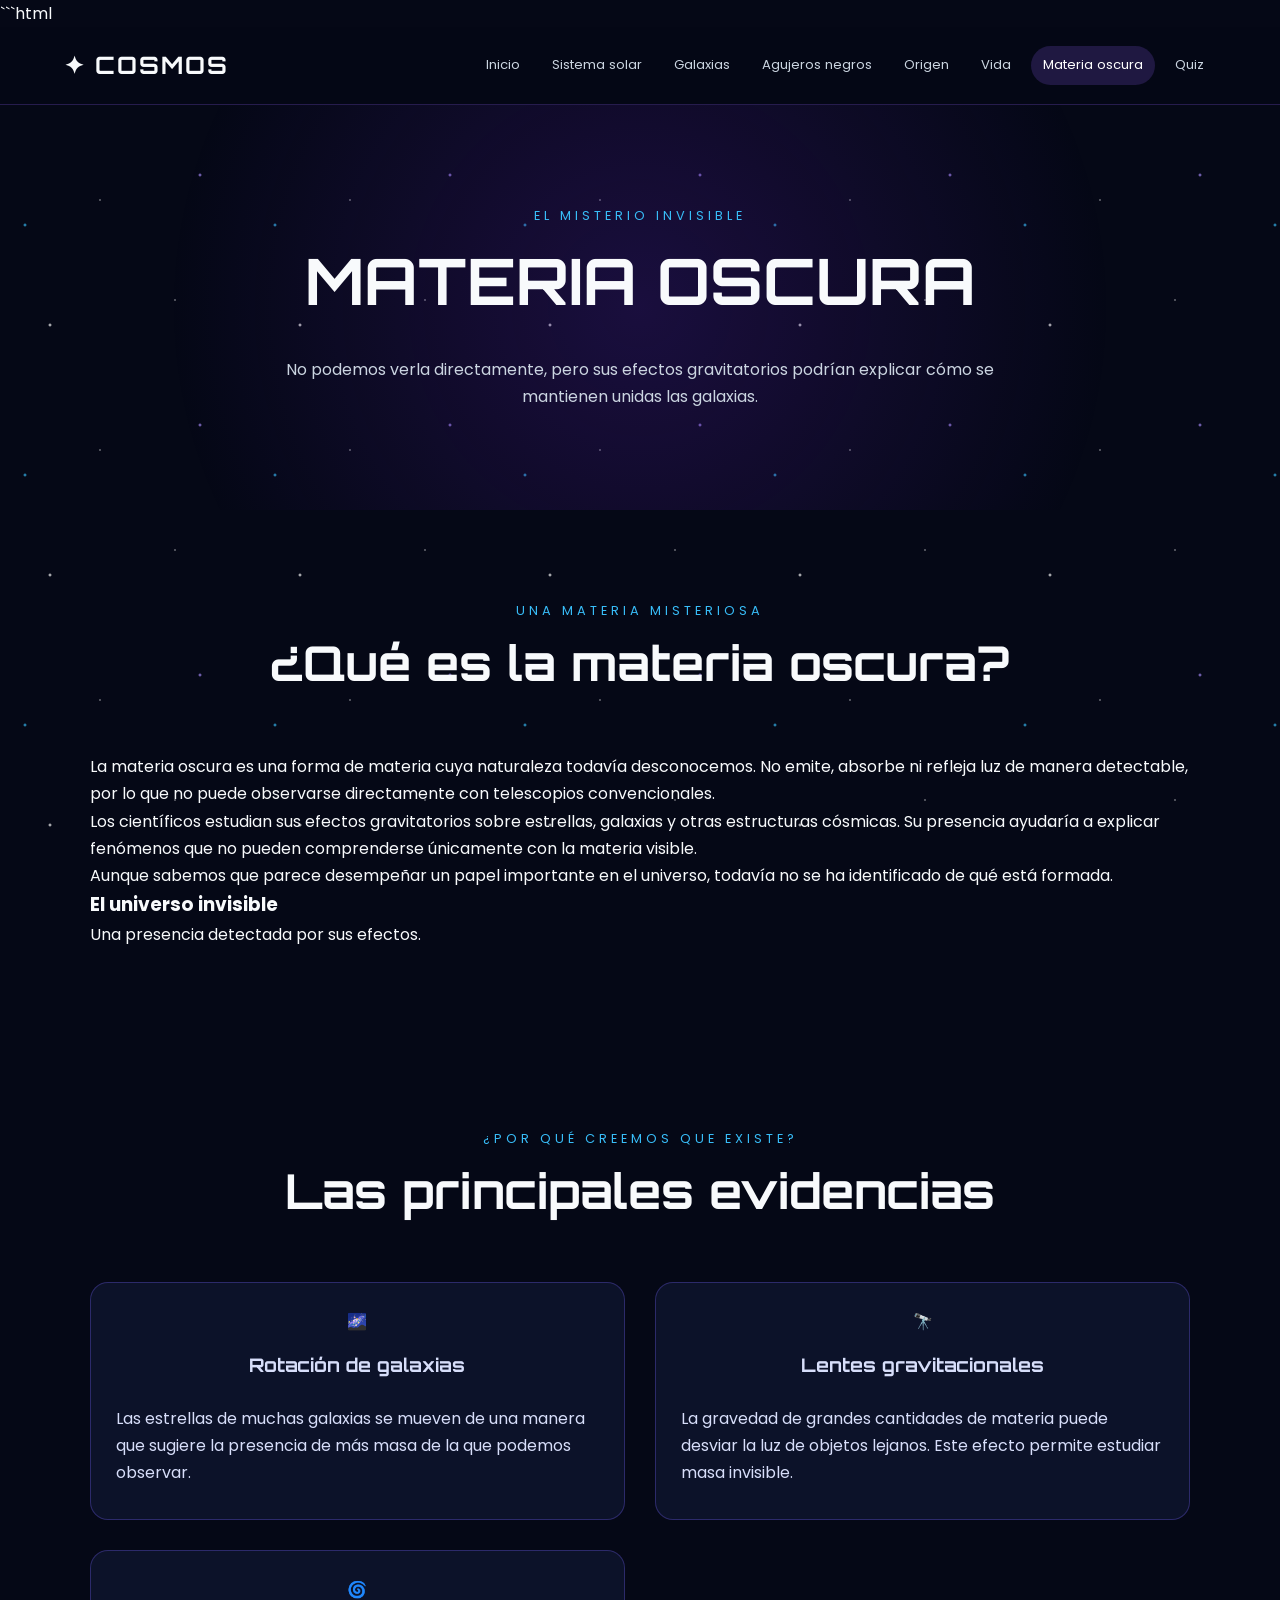
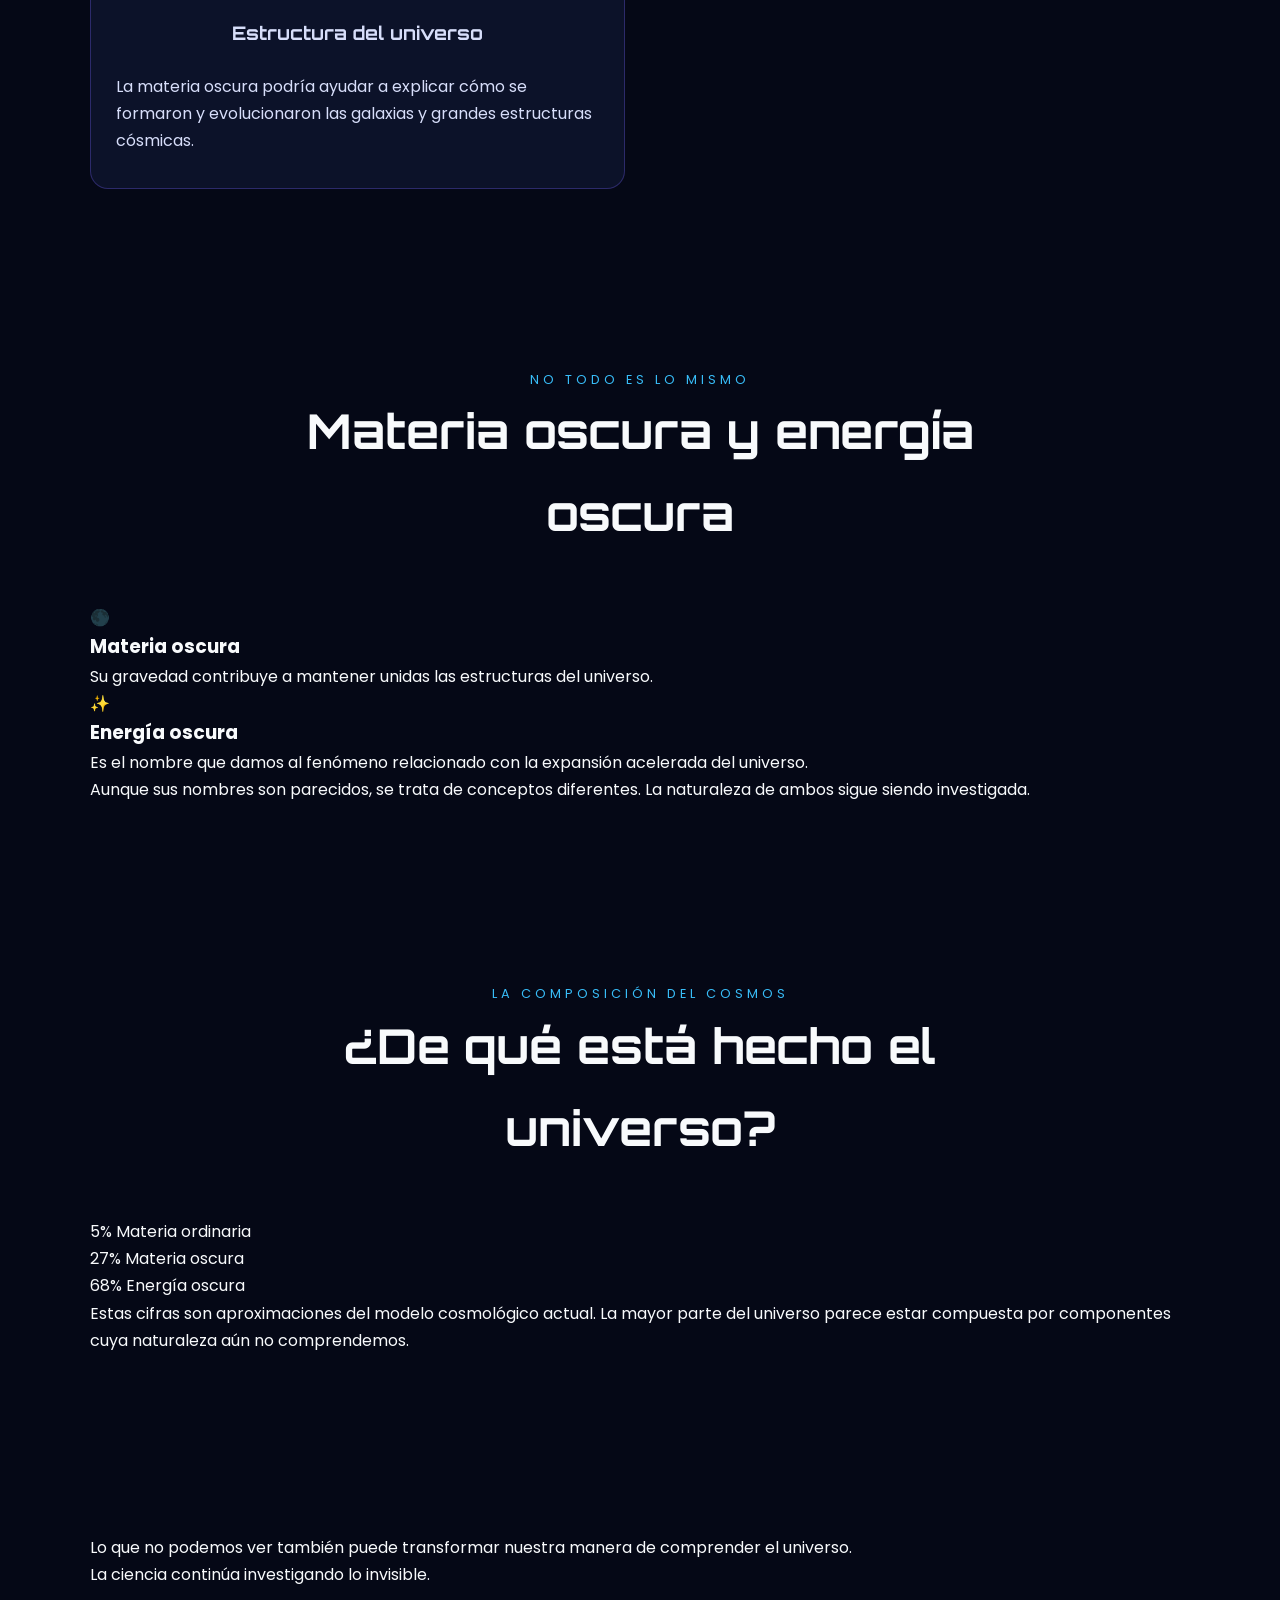
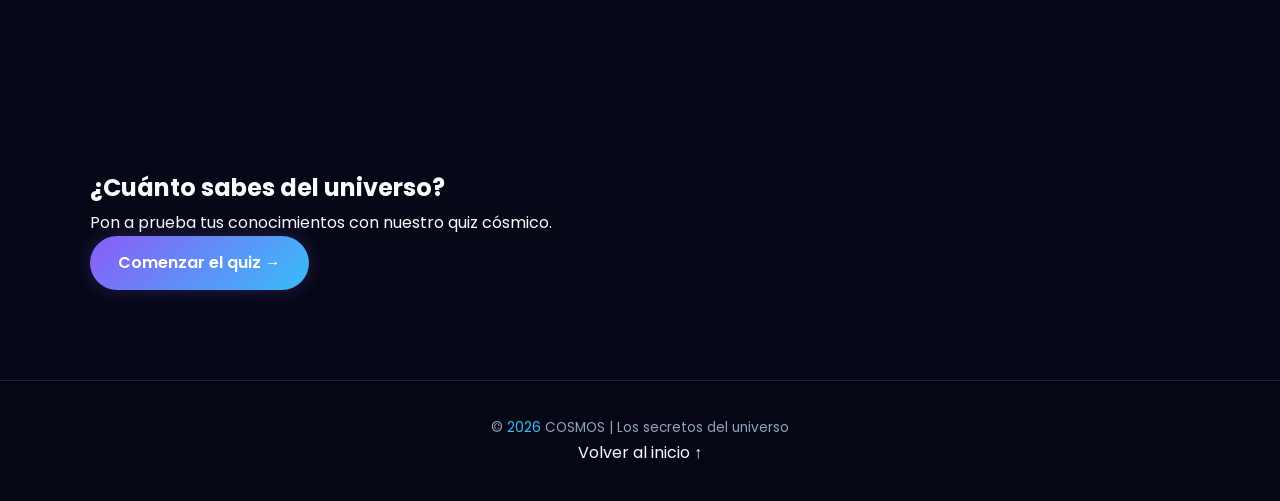
<file: materia-oscura.html>
```html
<!DOCTYPE html>
<html lang="es">
<head>
    <meta charset="UTF-8">
    <meta name="viewport" content="width=device-width, initial-scale=1.0">
    <title>Materia oscura | COSMOS</title>

    <link rel="preconnect" href="https://fonts.googleapis.com">
    <link href="https://fonts.googleapis.com/css2?family=Orbitron:wght@400;700;900&family=Poppins:wght@300;400;600&display=swap" rel="stylesheet">
    <link rel="stylesheet" href="style.css">
</head>
<body>

    <div class="stars"></div>

    <header class="site-header">
        <a class="logo" href="index.html">✦ COSMOS</a>
        <button class="menu-toggle" aria-label="Abrir menú">☰</button>

        <nav class="nav">
            <a href="index.html">Inicio</a>
            <a href="sistema-solar.html">Sistema solar</a>
            <a href="galaxias.html">Galaxias</a>
            <a href="agujeros-negros.html">Agujeros negros</a>
            <a href="origen-universo.html">Origen</a>
            <a href="vida-extraterrestre.html">Vida</a>
            <a href="materia-oscura.html" class="active">Materia oscura</a>
            <a href="quiz.html">Quiz</a>
        </nav>
    </header>

    <main>
        <section class="page-hero">
            <span class="eyebrow">EL MISTERIO INVISIBLE</span>
            <h1>MATERIA <span>OSCURA</span></h1>
            <p>
                No podemos verla directamente, pero sus efectos gravitatorios
                podrían explicar cómo se mantienen unidas las galaxias.
            </p>
        </section>

        <section class="section">
            <div class="section-heading">
                <span class="eyebrow">UNA MATERIA MISTERIOSA</span>
                <h2>¿Qué es la materia oscura?</h2>
            </div>

            <div class="content-grid">
                <div class="content-text">
                    <p>
                        La materia oscura es una forma de materia cuya
                        naturaleza todavía desconocemos. No emite, absorbe
                        ni refleja luz de manera detectable, por lo que
                        no puede observarse directamente con telescopios
                        convencionales.
                    </p>

                    <p>
                        Los científicos estudian sus efectos gravitatorios
                        sobre estrellas, galaxias y otras estructuras cósmicas.
                        Su presencia ayudaría a explicar fenómenos que no
                        pueden comprenderse únicamente con la materia visible.
                    </p>

                    <p>
                        Aunque sabemos que parece desempeñar un papel
                        importante en el universo, todavía no se ha
                        identificado de qué está formada.
                    </p>
                </div>

                <div class="visual-card">
                    <div class="dark-matter-visual">
                        <div class="dark-core"></div>
                        <div class="dark-ring ring-one"></div>
                        <div class="dark-ring ring-two"></div>
                        <div class="dark-ring ring-three"></div>
                    </div>
                    <h3>El universo invisible</h3>
                    <p>Una presencia detectada por sus efectos.</p>
                </div>
            </div>
        </section>

        <section class="section section-alt">
            <div class="section-heading">
                <span class="eyebrow">¿POR QUÉ CREEMOS QUE EXISTE?</span>
                <h2>Las principales evidencias</h2>
            </div>

            <div class="cards-grid">
                <article class="info-card reveal">
                    <div class="card-icon">🌌</div>
                    <h3>Rotación de galaxias</h3>
                    <p>
                        Las estrellas de muchas galaxias se mueven de una
                        manera que sugiere la presencia de más masa de la
                        que podemos observar.
                    </p>
                </article>

                <article class="info-card reveal">
                    <div class="card-icon">🔭</div>
                    <h3>Lentes gravitacionales</h3>
                    <p>
                        La gravedad de grandes cantidades de materia
                        puede desviar la luz de objetos lejanos.
                        Este efecto permite estudiar masa invisible.
                    </p>
                </article>

                <article class="info-card reveal">
                    <div class="card-icon">🌀</div>
                    <h3>Estructura del universo</h3>
                    <p>
                        La materia oscura podría ayudar a explicar cómo
                        se formaron y evolucionaron las galaxias
                        y grandes estructuras cósmicas.
                    </p>
                </article>
            </div>
        </section>

        <section class="section">
            <div class="section-heading">
                <span class="eyebrow">NO TODO ES LO MISMO</span>
                <h2>Materia oscura y energía oscura</h2>
            </div>

            <div class="comparison-grid">
                <article class="comparison-card">
                    <div class="card-icon">🌑</div>
                    <h3>Materia oscura</h3>
                    <p>
                        Su gravedad contribuye a mantener unidas
                        las estructuras del universo.
                    </p>
                </article>

                <article class="comparison-card">
                    <div class="card-icon">✨</div>
                    <h3>Energía oscura</h3>
                    <p>
                        Es el nombre que damos al fenómeno relacionado
                        con la expansión acelerada del universo.
                    </p>
                </article>
            </div>

            <p class="section-description">
                Aunque sus nombres son parecidos, se trata de conceptos
                diferentes. La naturaleza de ambos sigue siendo investigada.
            </p>
        </section>

        <section class="section section-alt">
            <div class="section-heading">
                <span class="eyebrow">LA COMPOSICIÓN DEL COSMOS</span>
                <h2>¿De qué está hecho el universo?</h2>
            </div>

            <div class="universe-chart">
                <div class="universe-part visible">
                    <span class="universe-percent">5%</span>
                    <span>Materia ordinaria</span>
                </div>

                <div class="universe-part dark">
                    <span class="universe-percent">27%</span>
                    <span>Materia oscura</span>
                </div>

                <div class="universe-part energy">
                    <span class="universe-percent">68%</span>
                    <span>Energía oscura</span>
                </div>
            </div>

            <p class="section-description">
                Estas cifras son aproximaciones del modelo cosmológico
                actual. La mayor parte del universo parece estar compuesta
                por componentes cuya naturaleza aún no comprendemos.
            </p>
        </section>

        <section class="section">
            <div class="quote-box">
                <p>
                    Lo que no podemos ver también puede transformar
                    nuestra manera de comprender el universo.
                </p>
                <span>La ciencia continúa investigando lo invisible.</span>
            </div>
        </section>

        <section class="section cta-section">
            <h2>¿Cuánto sabes del universo?</h2>
            <p>Pon a prueba tus conocimientos con nuestro quiz cósmico.</p>
            <a href="quiz.html" class="btn btn-primary">
                Comenzar el quiz →
            </a>
        </section>
    </main>

    <footer class="site-footer">
        <p>© <span id="year">2026</span> COSMOS | Los secretos del universo</p>
        <a href="index.html">Volver al inicio ↑</a>
    </footer>

    <script src="script.js"></script>
</body>
</html>
</file>
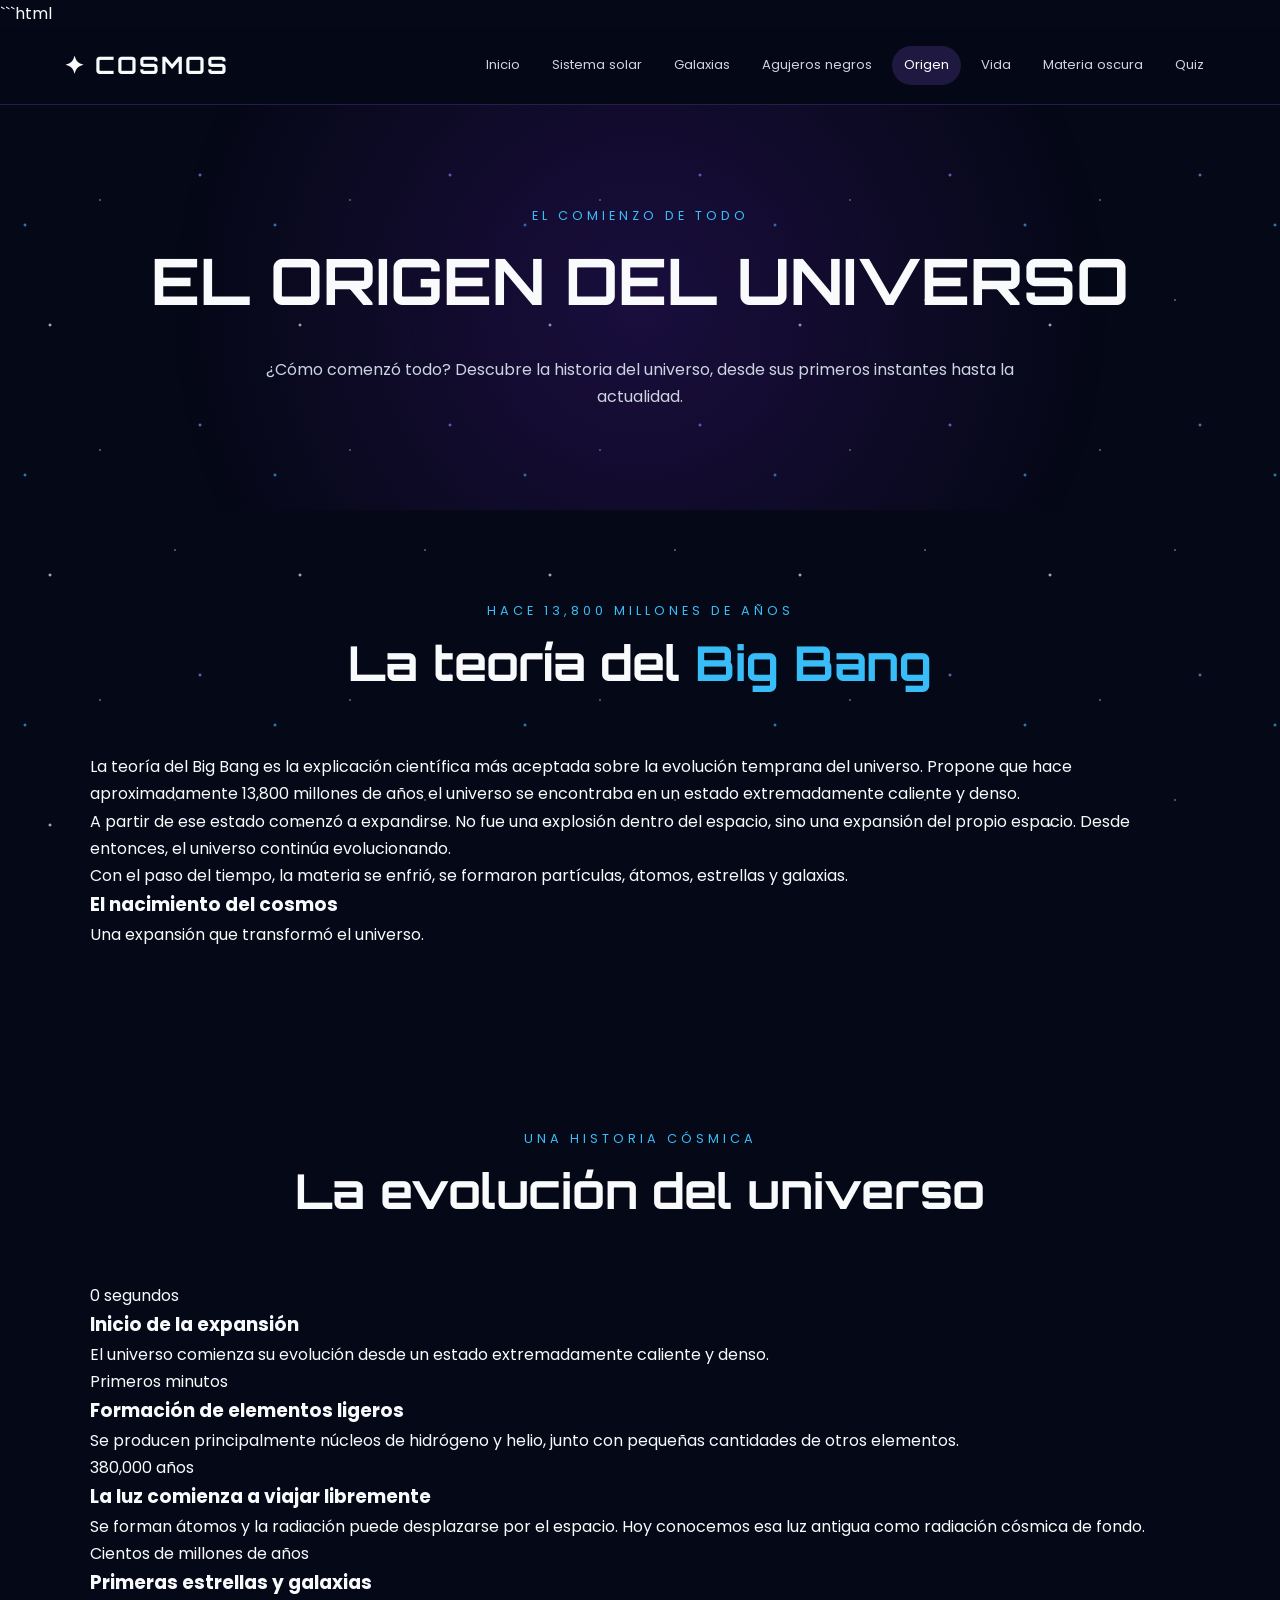
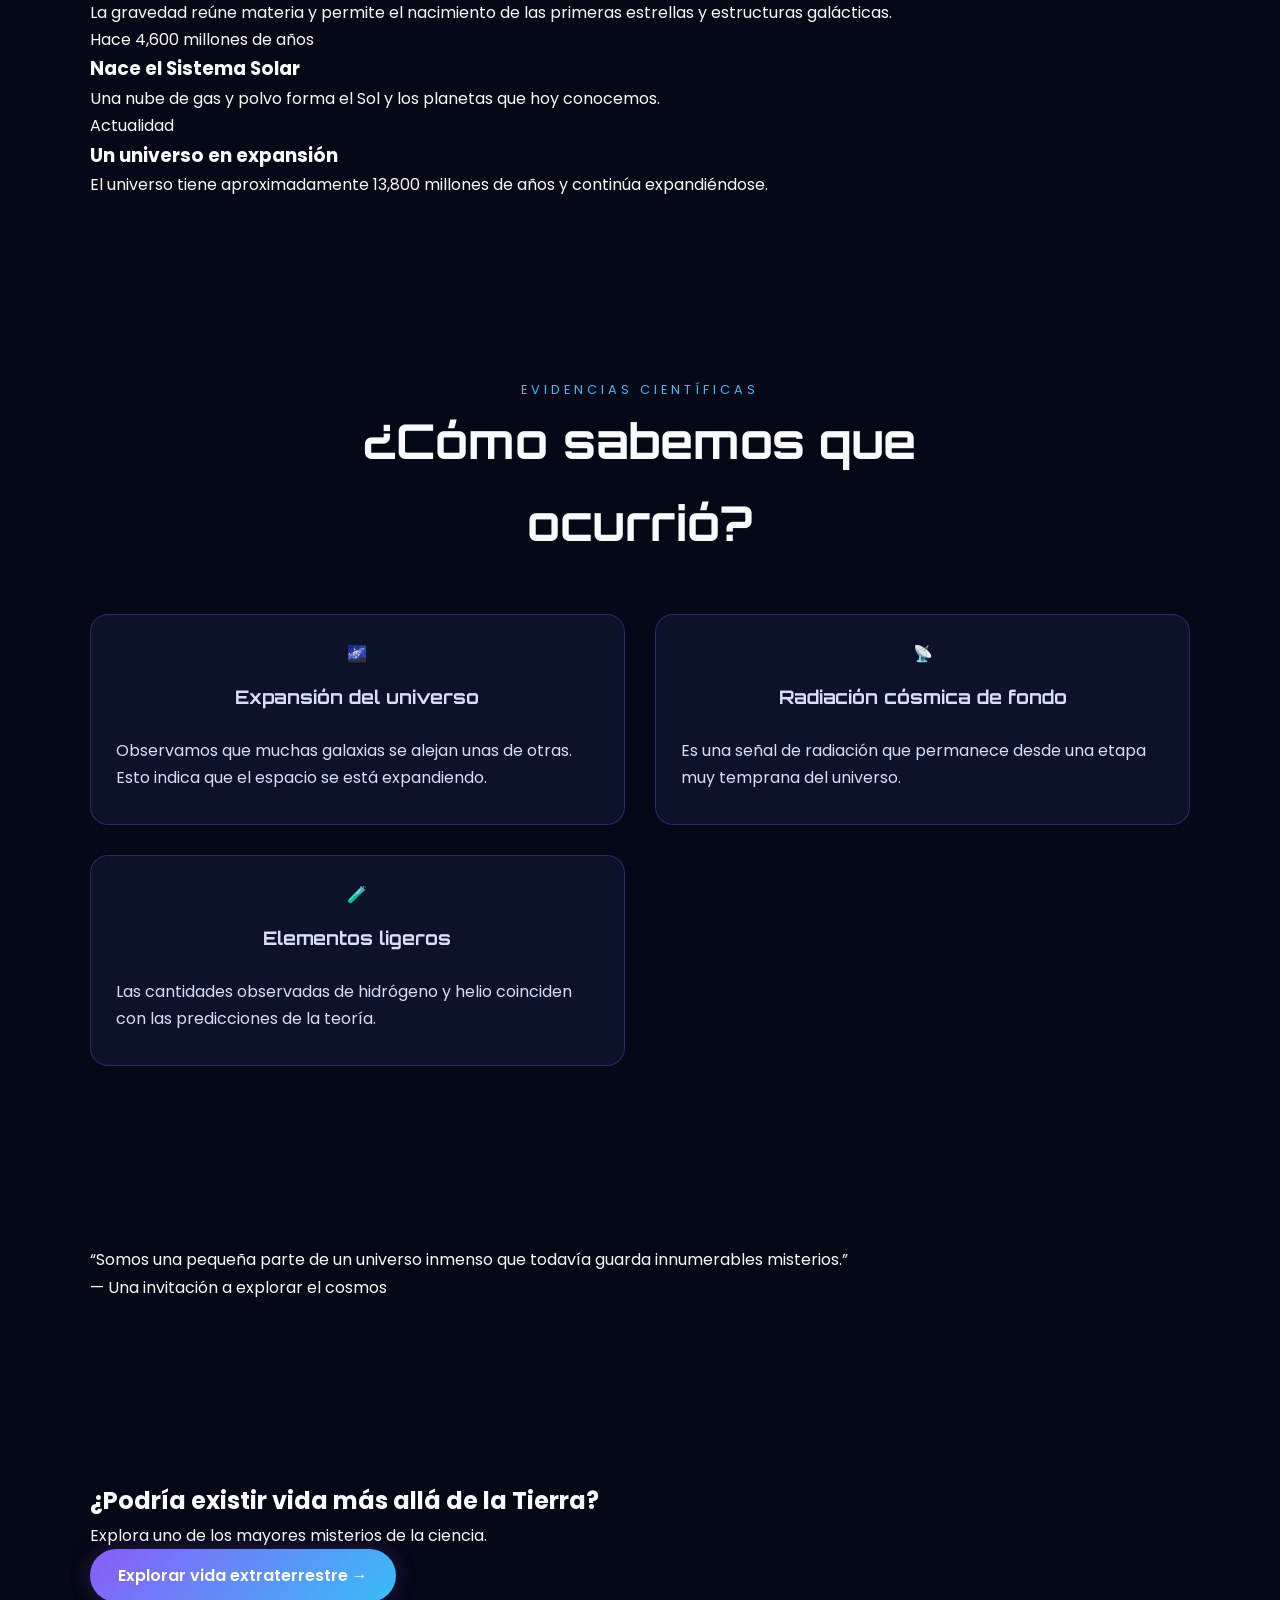
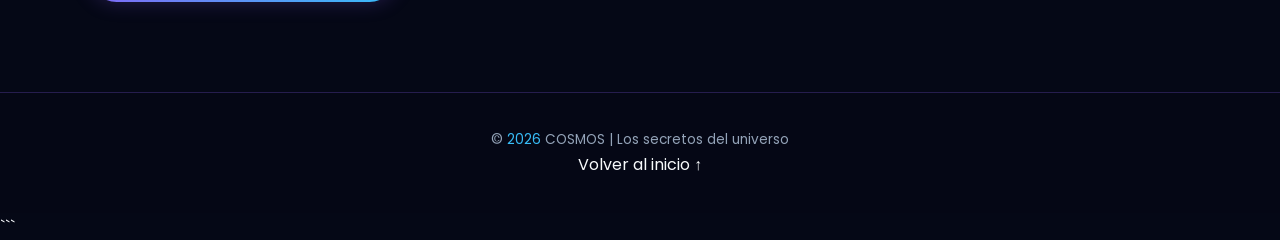
<file: origen-universo.html>
```html
<!DOCTYPE html>
<html lang="es">
<head>
    <meta charset="UTF-8">
    <meta name="viewport" content="width=device-width, initial-scale=1.0">
    <title>El origen del universo | COSMOS</title>

    <link rel="preconnect" href="https://fonts.googleapis.com">
    <link href="https://fonts.googleapis.com/css2?family=Orbitron:wght@400;700;900&family=Poppins:wght@300;400;600&display=swap" rel="stylesheet">
    <link rel="stylesheet" href="style.css">
</head>
<body>

    <div class="stars"></div>

    <header class="site-header">
        <a class="logo" href="index.html">✦ COSMOS</a>
        <button class="menu-toggle" aria-label="Abrir menú">☰</button>

        <nav class="nav">
            <a href="index.html">Inicio</a>
            <a href="sistema-solar.html">Sistema solar</a>
            <a href="galaxias.html">Galaxias</a>
            <a href="agujeros-negros.html">Agujeros negros</a>
            <a href="origen-universo.html" class="active">Origen</a>
            <a href="vida-extraterrestre.html">Vida</a>
            <a href="materia-oscura.html">Materia oscura</a>
            <a href="quiz.html">Quiz</a>
        </nav>
    </header>

    <main>
        <section class="page-hero">
            <span class="eyebrow">EL COMIENZO DE TODO</span>
            <h1>EL ORIGEN DEL <span>UNIVERSO</span></h1>
            <p>
                ¿Cómo comenzó todo? Descubre la historia del universo,
                desde sus primeros instantes hasta la actualidad.
            </p>
        </section>

        <section class="section">
            <div class="section-heading">
                <span class="eyebrow">HACE 13,800 MILLONES DE AÑOS</span>
                <h2>La teoría del <span>Big Bang</span></h2>
            </div>

            <div class="content-grid">
                <div class="content-text">
                    <p>
                        La teoría del Big Bang es la explicación científica
                        más aceptada sobre la evolución temprana del universo.
                        Propone que hace aproximadamente 13,800 millones de
                        años el universo se encontraba en un estado
                        extremadamente caliente y denso.
                    </p>

                    <p>
                        A partir de ese estado comenzó a expandirse.
                        No fue una explosión dentro del espacio, sino
                        una expansión del propio espacio. Desde entonces,
                        el universo continúa evolucionando.
                    </p>

                    <p>
                        Con el paso del tiempo, la materia se enfrió,
                        se formaron partículas, átomos, estrellas y galaxias.
                    </p>
                </div>

                <div class="visual-card">
                    <div class="bigbang-visual">
                        <div class="bigbang-core"></div>
                        <div class="bigbang-ring"></div>
                    </div>
                    <h3>El nacimiento del cosmos</h3>
                    <p>Una expansión que transformó el universo.</p>
                </div>
            </div>
        </section>

        <section class="section section-alt">
            <div class="section-heading">
                <span class="eyebrow">UNA HISTORIA CÓSMICA</span>
                <h2>La evolución del universo</h2>
            </div>

            <div class="timeline">
                <article class="timeline-item">
                    <span class="timeline-date">0 segundos</span>
                    <h3>Inicio de la expansión</h3>
                    <p>
                        El universo comienza su evolución desde un estado
                        extremadamente caliente y denso.
                    </p>
                </article>

                <article class="timeline-item">
                    <span class="timeline-date">Primeros minutos</span>
                    <h3>Formación de elementos ligeros</h3>
                    <p>
                        Se producen principalmente núcleos de hidrógeno
                        y helio, junto con pequeñas cantidades de otros elementos.
                    </p>
                </article>

                <article class="timeline-item">
                    <span class="timeline-date">380,000 años</span>
                    <h3>La luz comienza a viajar libremente</h3>
                    <p>
                        Se forman átomos y la radiación puede desplazarse
                        por el espacio. Hoy conocemos esa luz antigua como
                        radiación cósmica de fondo.
                    </p>
                </article>

                <article class="timeline-item">
                    <span class="timeline-date">Cientos de millones de años</span>
                    <h3>Primeras estrellas y galaxias</h3>
                    <p>
                        La gravedad reúne materia y permite el nacimiento
                        de las primeras estrellas y estructuras galácticas.
                    </p>
                </article>

                <article class="timeline-item">
                    <span class="timeline-date">Hace 4,600 millones de años</span>
                    <h3>Nace el Sistema Solar</h3>
                    <p>
                        Una nube de gas y polvo forma el Sol y los planetas
                        que hoy conocemos.
                    </p>
                </article>

                <article class="timeline-item">
                    <span class="timeline-date">Actualidad</span>
                    <h3>Un universo en expansión</h3>
                    <p>
                        El universo tiene aproximadamente 13,800 millones
                        de años y continúa expandiéndose.
                    </p>
                </article>
            </div>
        </section>

        <section class="section">
            <div class="section-heading">
                <span class="eyebrow">EVIDENCIAS CIENTÍFICAS</span>
                <h2>¿Cómo sabemos que ocurrió?</h2>
            </div>

            <div class="cards-grid">
                <article class="info-card reveal">
                    <div class="card-icon">🌌</div>
                    <h3>Expansión del universo</h3>
                    <p>
                        Observamos que muchas galaxias se alejan unas de otras.
                        Esto indica que el espacio se está expandiendo.
                    </p>
                </article>

                <article class="info-card reveal">
                    <div class="card-icon">📡</div>
                    <h3>Radiación cósmica de fondo</h3>
                    <p>
                        Es una señal de radiación que permanece desde
                        una etapa muy temprana del universo.
                    </p>
                </article>

                <article class="info-card reveal">
                    <div class="card-icon">🧪</div>
                    <h3>Elementos ligeros</h3>
                    <p>
                        Las cantidades observadas de hidrógeno y helio
                        coinciden con las predicciones de la teoría.
                    </p>
                </article>
            </div>
        </section>

        <section class="section">
            <div class="quote-box">
                <p>
                    “Somos una pequeña parte de un universo inmenso
                    que todavía guarda innumerables misterios.”
                </p>
                <span>— Una invitación a explorar el cosmos</span>
            </div>
        </section>

        <section class="section cta-section">
            <h2>¿Podría existir vida más allá de la Tierra?</h2>
            <p>Explora uno de los mayores misterios de la ciencia.</p>
            <a href="vida-extraterrestre.html" class="btn btn-primary">
                Explorar vida extraterrestre →
            </a>
        </section>
    </main>

    <footer class="site-footer">
        <p>© <span id="year">2026</span> COSMOS | Los secretos del universo</p>
        <a href="index.html">Volver al inicio ↑</a>
    </footer>

    <script src="script.js"></script>
</body>
</html>
```
</file>
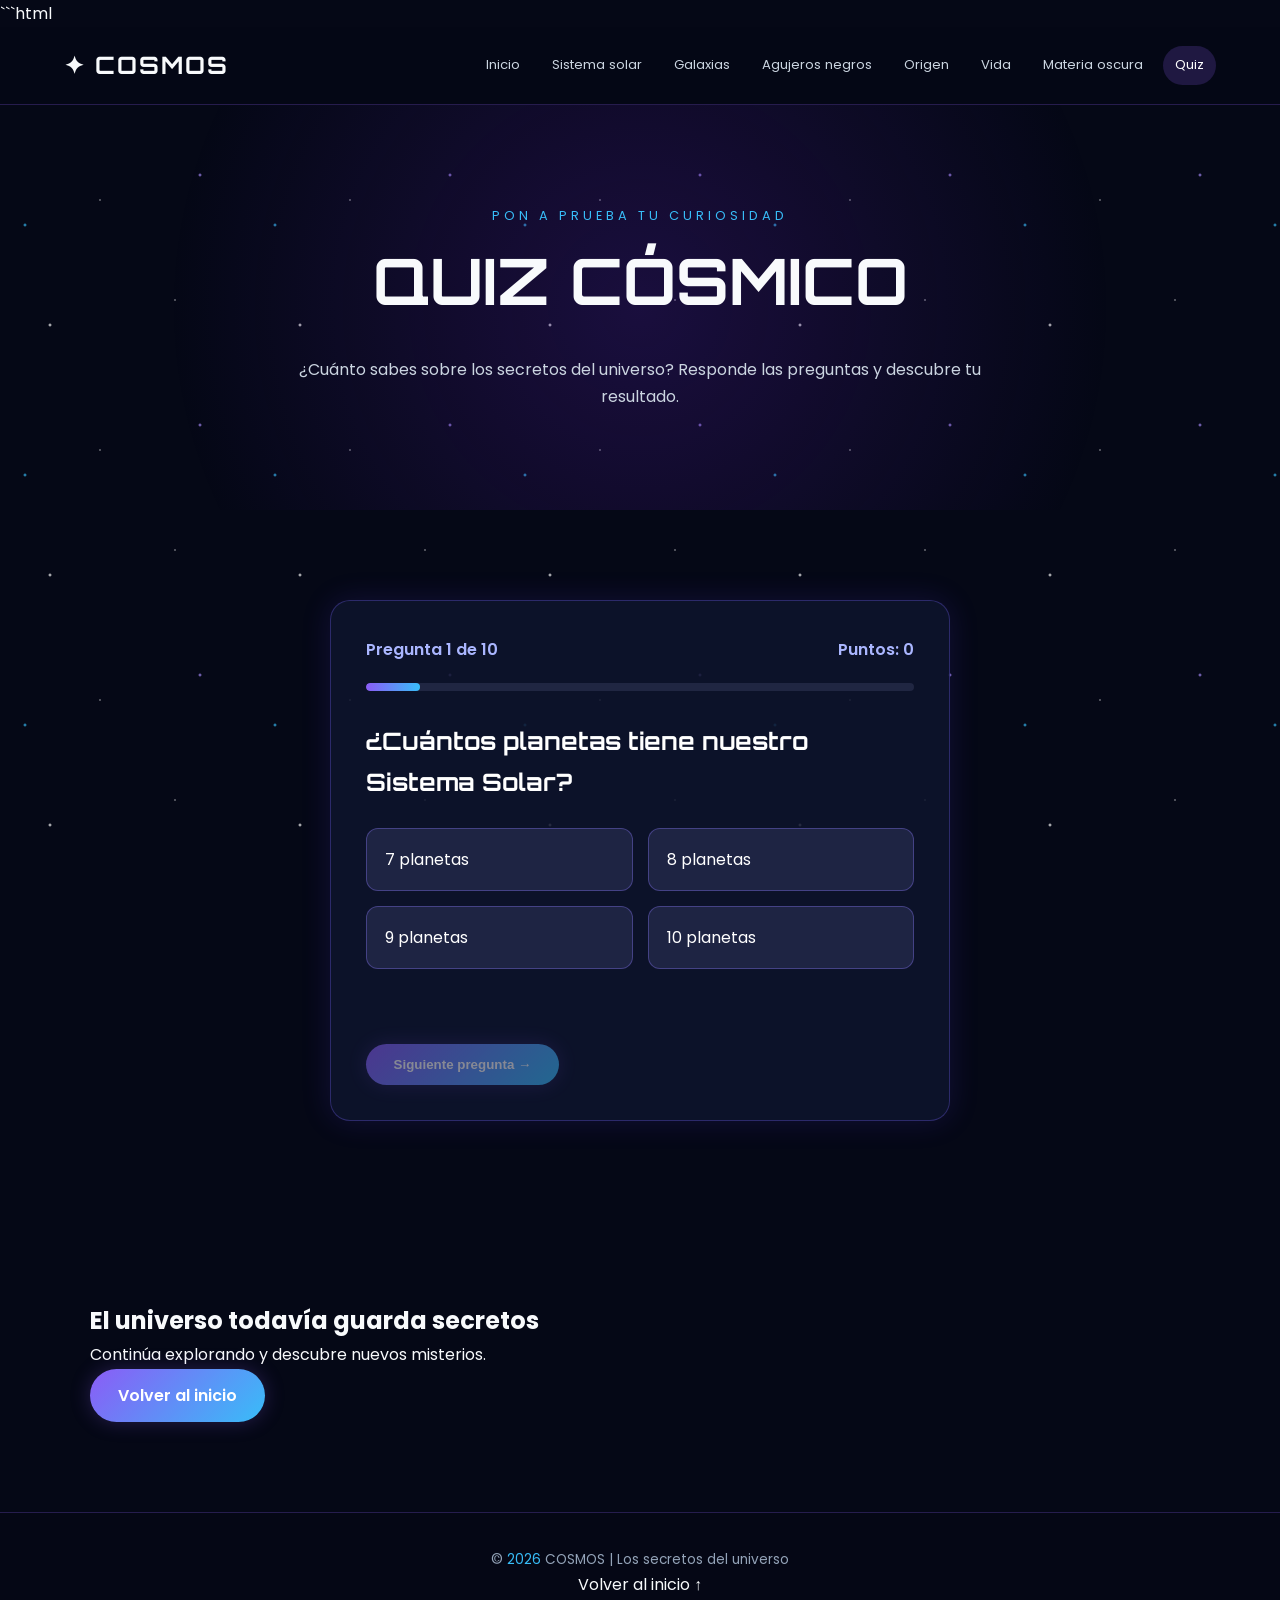
<file: quiz.html>
```html
<!DOCTYPE html>
<html lang="es">
<head>
    <meta charset="UTF-8">
    <meta name="viewport" content="width=device-width, initial-scale=1.0">
    <title>Quiz cósmico | COSMOS</title>

    <link rel="preconnect" href="https://fonts.googleapis.com">
    <link href="https://fonts.googleapis.com/css2?family=Orbitron:wght@400;700;900&family=Poppins:wght@300;400;600&display=swap" rel="stylesheet">
    <link rel="stylesheet" href="style.css">
</head>
<body>

    <div class="stars"></div>

    <header class="site-header">
        <a class="logo" href="index.html">✦ COSMOS</a>
        <button class="menu-toggle" aria-label="Abrir menú">☰</button>

        <nav class="nav">
            <a href="index.html">Inicio</a>
            <a href="sistema-solar.html">Sistema solar</a>
            <a href="galaxias.html">Galaxias</a>
            <a href="agujeros-negros.html">Agujeros negros</a>
            <a href="origen-universo.html">Origen</a>
            <a href="vida-extraterrestre.html">Vida</a>
            <a href="materia-oscura.html">Materia oscura</a>
            <a href="quiz.html" class="active">Quiz</a>
        </nav>
    </header>

    <main>
        <section class="page-hero">
            <span class="eyebrow">PON A PRUEBA TU CURIOSIDAD</span>
            <h1>QUIZ <span>CÓSMICO</span></h1>
            <p>
                ¿Cuánto sabes sobre los secretos del universo?
                Responde las preguntas y descubre tu resultado.
            </p>
        </section>

        <section class="section quiz-section">
            <div class="quiz-container">

                <div class="quiz-top">
                    <span id="question-counter">Pregunta 1 de 10</span>
                    <span id="quiz-score">Puntos: 0</span>
                </div>

                <div class="quiz-progress">
                    <div id="progress-bar"></div>
                </div>

                <h2 id="question">Preparando pregunta...</h2>

                <div id="answers" class="quiz-answers">
                    <!-- Las respuestas se generan con JavaScript -->
                </div>

                <p id="feedback" class="quiz-feedback"></p>

                <button id="next-button" class="btn btn-primary" disabled>
                    Siguiente pregunta →
                </button>

                <div id="quiz-result" class="quiz-result hidden">
                    <h2>¡Quiz completado!</h2>
                    <p id="result-message"></p>
                    <p id="final-score"></p>

                    <button id="restart-button" class="btn btn-primary">
                        Intentar nuevamente
                    </button>
                </div>

            </div>
        </section>

        <section class="section cta-section">
            <h2>El universo todavía guarda secretos</h2>
            <p>Continúa explorando y descubre nuevos misterios.</p>
            <a href="index.html" class="btn btn-secondary">
                Volver al inicio
            </a>
        </section>
    </main>

    <footer class="site-footer">
        <p>© <span id="year">2026</span> COSMOS | Los secretos del universo</p>
        <a href="index.html">Volver al inicio ↑</a>
    </footer>

    <script src="script.js"></script>
    <script src="quiz.js"></script>
</body>
</html>
</file>
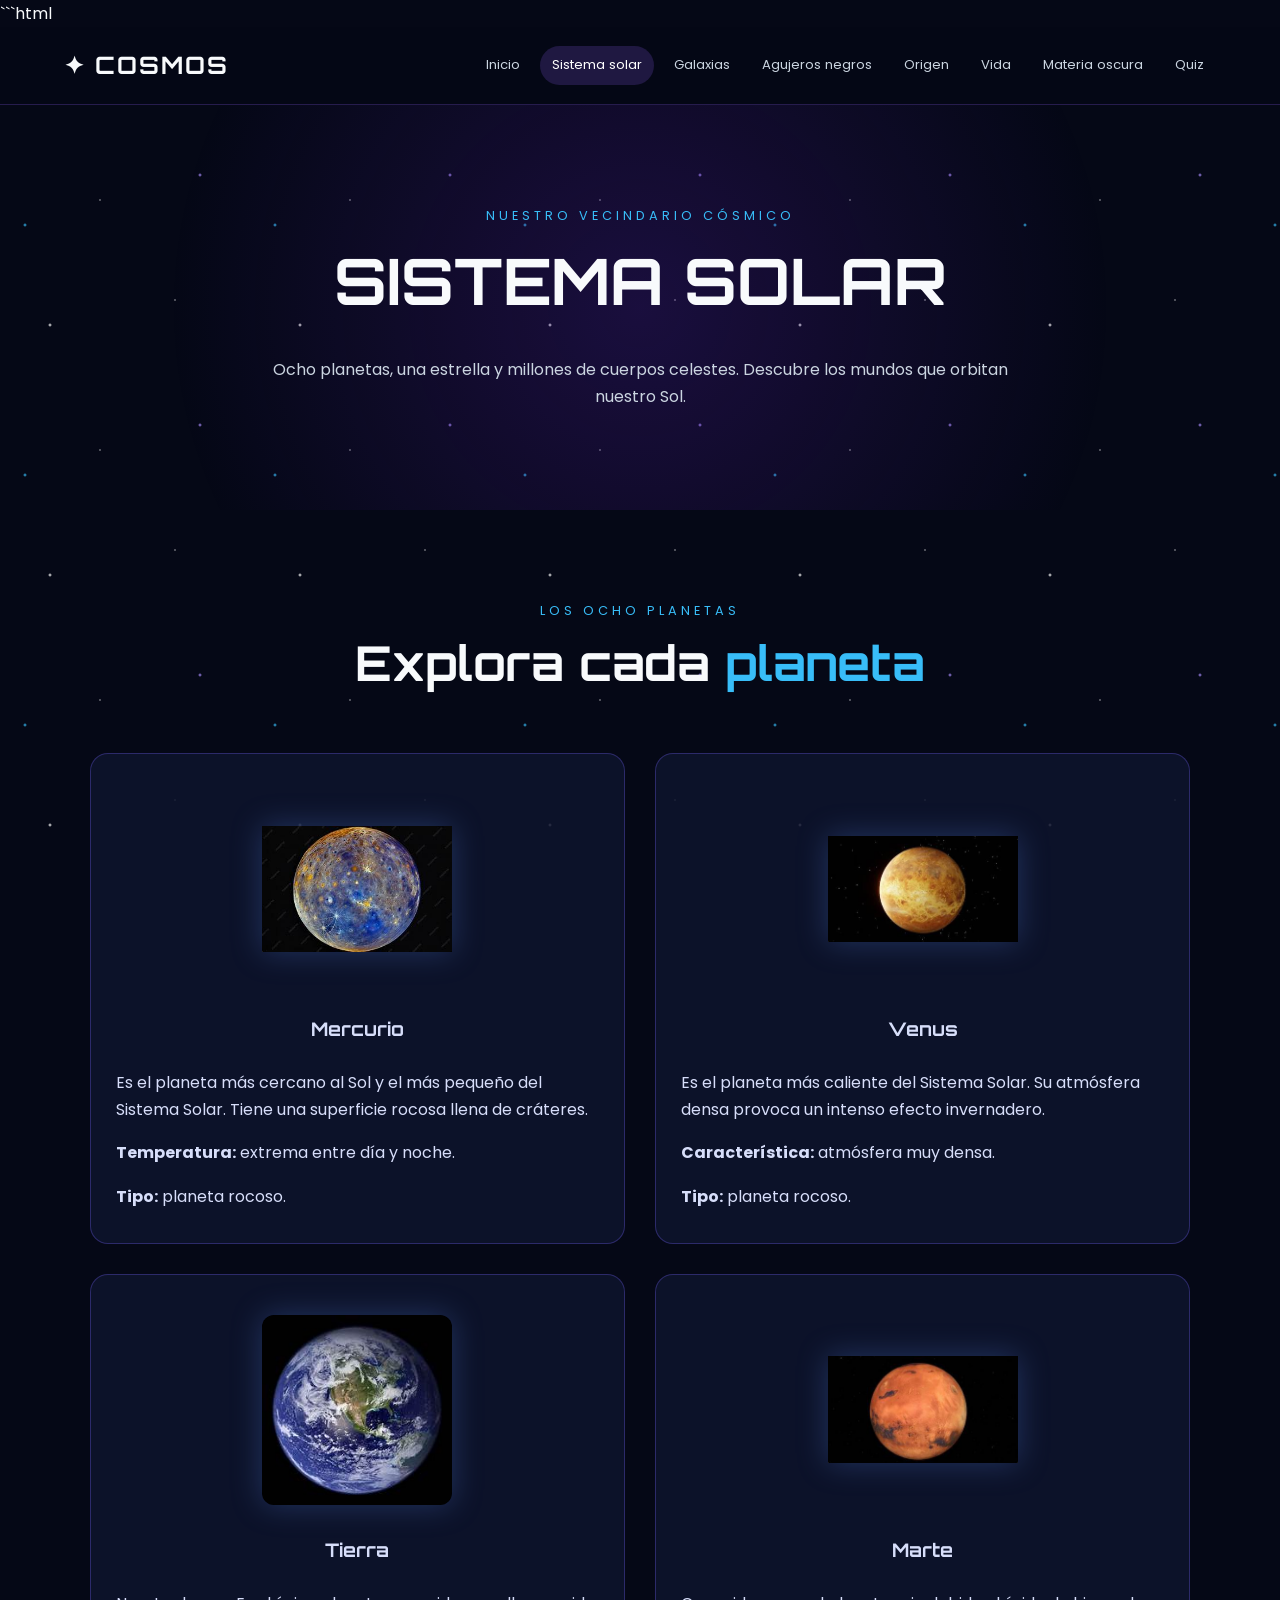
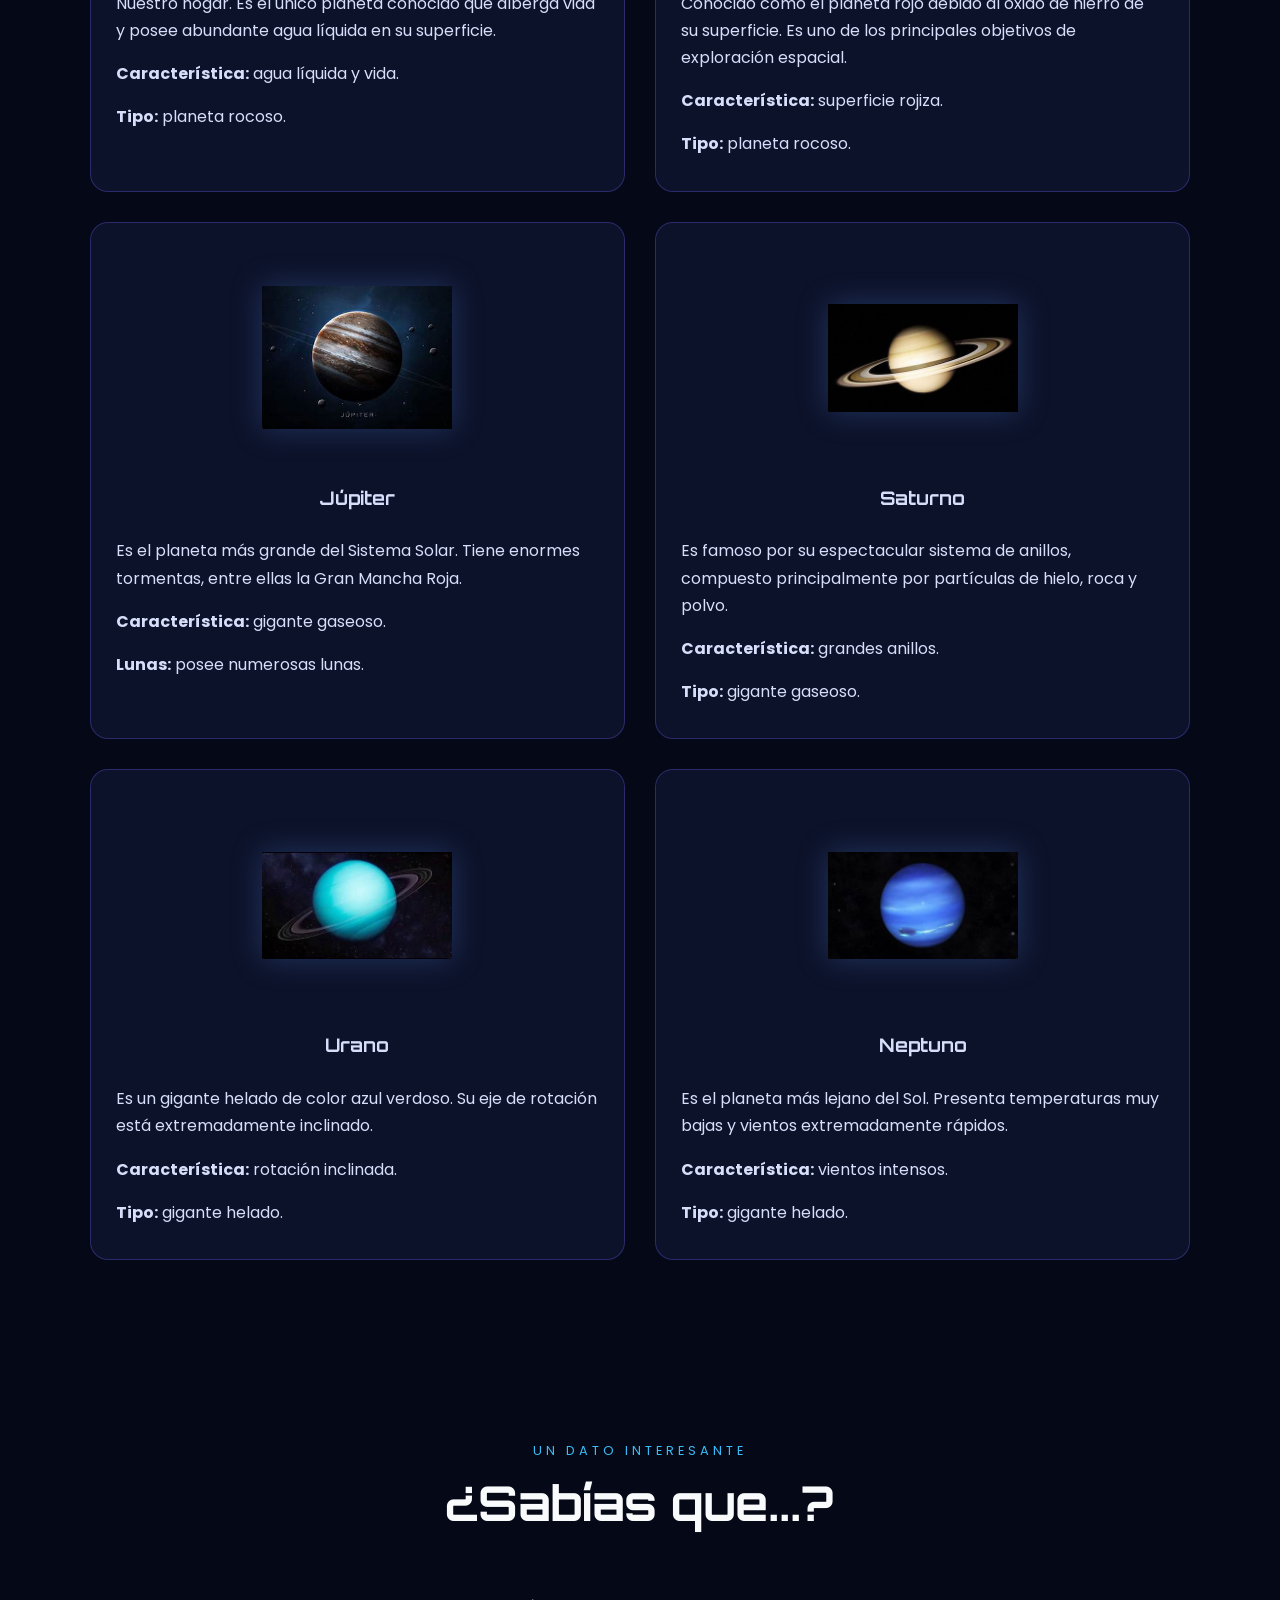
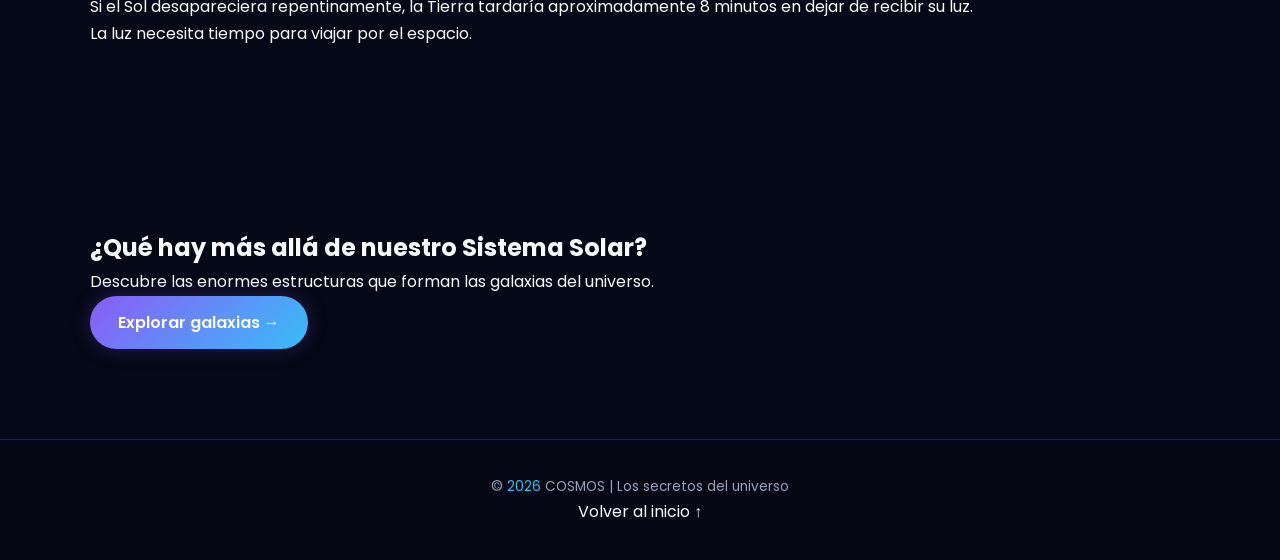
<file: sistema-solar.html>
```html
<!DOCTYPE html>
<html lang="es">
<head>
    <meta charset="UTF-8">
    <meta name="viewport" content="width=device-width, initial-scale=1.0">

    <title>Sistema Solar | COSMOS</title>

    <link rel="preconnect" href="https://fonts.googleapis.com">
    <link href="https://fonts.googleapis.com/css2?family=Orbitron:wght@400;700;900&family=Poppins:wght@300;400;600&display=swap" rel="stylesheet">

    <link rel="stylesheet" href="style.css">
</head>

<body>

    <div class="stars"></div>

    <header class="site-header">
        <a class="logo" href="index.html">✦ COSMOS</a>

        <button class="menu-toggle" aria-label="Abrir menú">☰</button>

        <nav class="nav">
            <a href="index.html">Inicio</a>
            <a href="sistema-solar.html" class="active">Sistema solar</a>
            <a href="galaxias.html">Galaxias</a>
            <a href="agujeros-negros.html">Agujeros negros</a>
            <a href="origen-universo.html">Origen</a>
            <a href="vida-extraterrestre.html">Vida</a>
            <a href="materia-oscura.html">Materia oscura</a>
            <a href="quiz.html">Quiz</a>
        </nav>
    </header>

    <main>

        <section class="page-hero">
            <span class="eyebrow">NUESTRO VECINDARIO CÓSMICO</span>

            <h1>SISTEMA <span>SOLAR</span></h1>

            <p>
                Ocho planetas, una estrella y millones de cuerpos celestes.
                Descubre los mundos que orbitan nuestro Sol.
            </p>
        </section>

        <section class="section">

            <div class="section-heading">
                <span class="eyebrow">LOS OCHO PLANETAS</span>
                <h2>Explora cada <span>planeta</span></h2>
            </div>

            <div class="cards-grid">

                <!-- MERCURIO -->
                <article class="info-card reveal">
                    <img src="mercurio.jpg"
                         alt="Planeta Mercurio"
                         class="planet-image">

                    <h3>Mercurio</h3>

                    <p>
                        Es el planeta más cercano al Sol y el más pequeño
                        del Sistema Solar. Tiene una superficie rocosa
                        llena de cráteres.
                    </p>

                    <p><strong>Temperatura:</strong> extrema entre día y noche.</p>
                    <p><strong>Tipo:</strong> planeta rocoso.</p>
                </article>

                <!-- VENUS -->
                <article class="info-card reveal">
                    <img src="venus.jpg"
                         alt="Planeta Venus"
                         class="planet-image">

                    <h3>Venus</h3>

                    <p>
                        Es el planeta más caliente del Sistema Solar.
                        Su atmósfera densa provoca un intenso efecto
                        invernadero.
                    </p>

                    <p><strong>Característica:</strong> atmósfera muy densa.</p>
                    <p><strong>Tipo:</strong> planeta rocoso.</p>
                </article>

                <!-- TIERRA -->
                <article class="info-card reveal">
                    <img src="tierra.jpg"
                         alt="Planeta Tierra"
                         class="planet-image">

                    <h3>Tierra</h3>

                    <p>
                        Nuestro hogar. Es el único planeta conocido
                        que alberga vida y posee abundante agua líquida
                        en su superficie.
                    </p>

                    <p><strong>Característica:</strong> agua líquida y vida.</p>
                    <p><strong>Tipo:</strong> planeta rocoso.</p>
                </article>

                <!-- MARTE -->
                <article class="info-card reveal">
                    <img src="marte.jpg"
                         alt="Planeta Marte"
                         class="planet-image">

                    <h3>Marte</h3>

                    <p>
                        Conocido como el planeta rojo debido al óxido
                        de hierro de su superficie. Es uno de los
                        principales objetivos de exploración espacial.
                    </p>

                    <p><strong>Característica:</strong> superficie rojiza.</p>
                    <p><strong>Tipo:</strong> planeta rocoso.</p>
                </article>

                <!-- JÚPITER -->
                <article class="info-card reveal">
                    <img src="jupiter.jpg"
                         alt="Planeta Júpiter"
                         class="planet-image">

                    <h3>Júpiter</h3>

                    <p>
                        Es el planeta más grande del Sistema Solar.
                        Tiene enormes tormentas, entre ellas la
                        Gran Mancha Roja.
                    </p>

                    <p><strong>Característica:</strong> gigante gaseoso.</p>
                    <p><strong>Lunas:</strong> posee numerosas lunas.</p>
                </article>

                <!-- SATURNO -->
                <article class="info-card reveal">
                    <img src="saturno.jpg"
                         alt="Planeta Saturno"
                         class="planet-image">

                    <h3>Saturno</h3>

                    <p>
                        Es famoso por su espectacular sistema de anillos,
                        compuesto principalmente por partículas de hielo,
                        roca y polvo.
                    </p>

                    <p><strong>Característica:</strong> grandes anillos.</p>
                    <p><strong>Tipo:</strong> gigante gaseoso.</p>
                </article>

                <!-- URANO -->
                <article class="info-card reveal">
                    <img src="urano.jpg"
                         alt="Planeta Urano"
                         class="planet-image">

                    <h3>Urano</h3>

                    <p>
                        Es un gigante helado de color azul verdoso.
                        Su eje de rotación está extremadamente inclinado.
                    </p>

                    <p><strong>Característica:</strong> rotación inclinada.</p>
                    <p><strong>Tipo:</strong> gigante helado.</p>
                </article>

                <!-- NEPTUNO -->
                <article class="info-card reveal">
                    <img src="neptuno.jpg"
                         alt="Planeta Neptuno"
                         class="planet-image">

                    <h3>Neptuno</h3>

                    <p>
                        Es el planeta más lejano del Sol.
                        Presenta temperaturas muy bajas y vientos
                        extremadamente rápidos.
                    </p>

                    <p><strong>Característica:</strong> vientos intensos.</p>
                    <p><strong>Tipo:</strong> gigante helado.</p>
                </article>

            </div>
        </section>

        <section class="section section-alt">

            <div class="section-heading">
                <span class="eyebrow">UN DATO INTERESANTE</span>
                <h2>¿Sabías que...?</h2>
            </div>

            <div class="quote-box">
                <p>
                    Si el Sol desapareciera repentinamente,
                    la Tierra tardaría aproximadamente 8 minutos
                    en dejar de recibir su luz.
                </p>

                <span>La luz necesita tiempo para viajar por el espacio.</span>
            </div>

        </section>

        <section class="section cta-section">
            <h2>¿Qué hay más allá de nuestro Sistema Solar?</h2>

            <p>
                Descubre las enormes estructuras que forman
                las galaxias del universo.
            </p>

            <a href="galaxias.html" class="btn btn-primary">
                Explorar galaxias →
            </a>
        </section>

    </main>

    <footer class="site-footer">
        <p>© <span id="year">2026</span> COSMOS | Los secretos del universo</p>
        <a href="index.html">Volver al inicio ↑</a>
    </footer>

    <script src="script.js"></script>

</body>
</html>
</file>
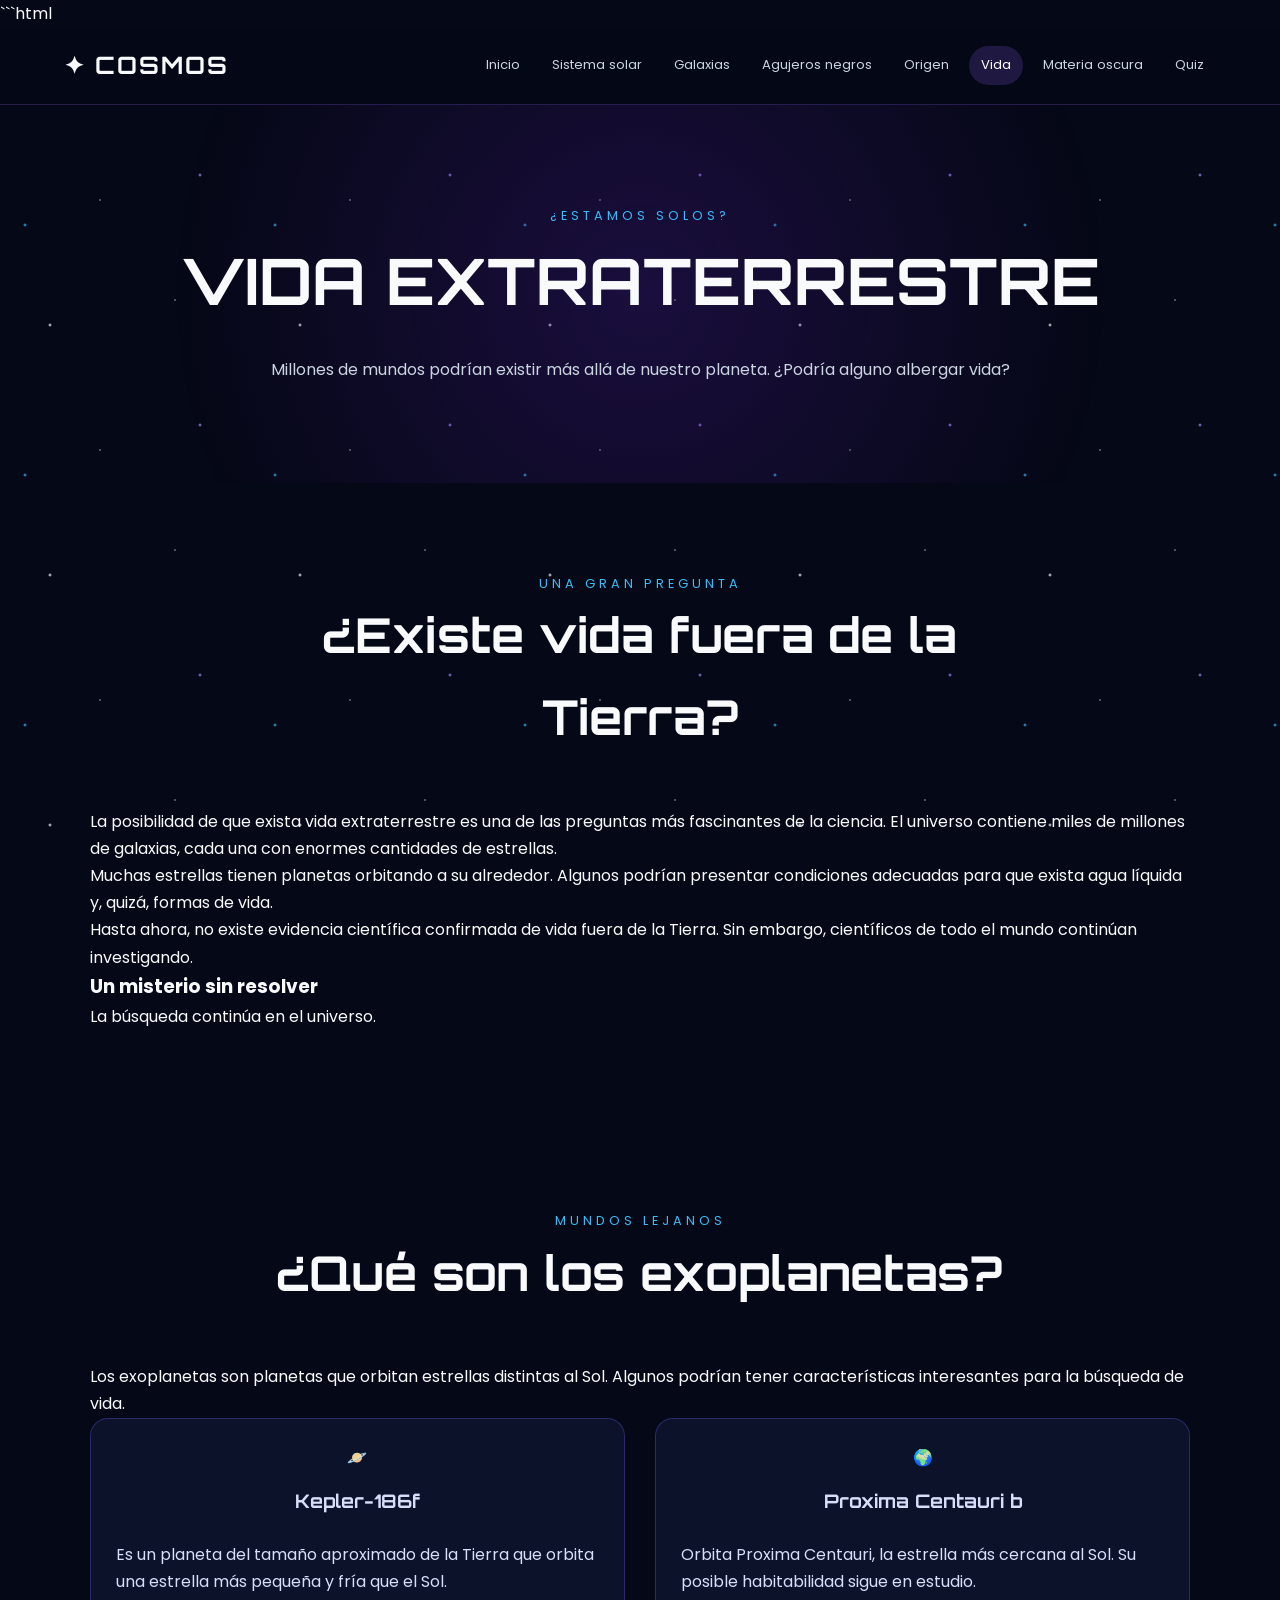
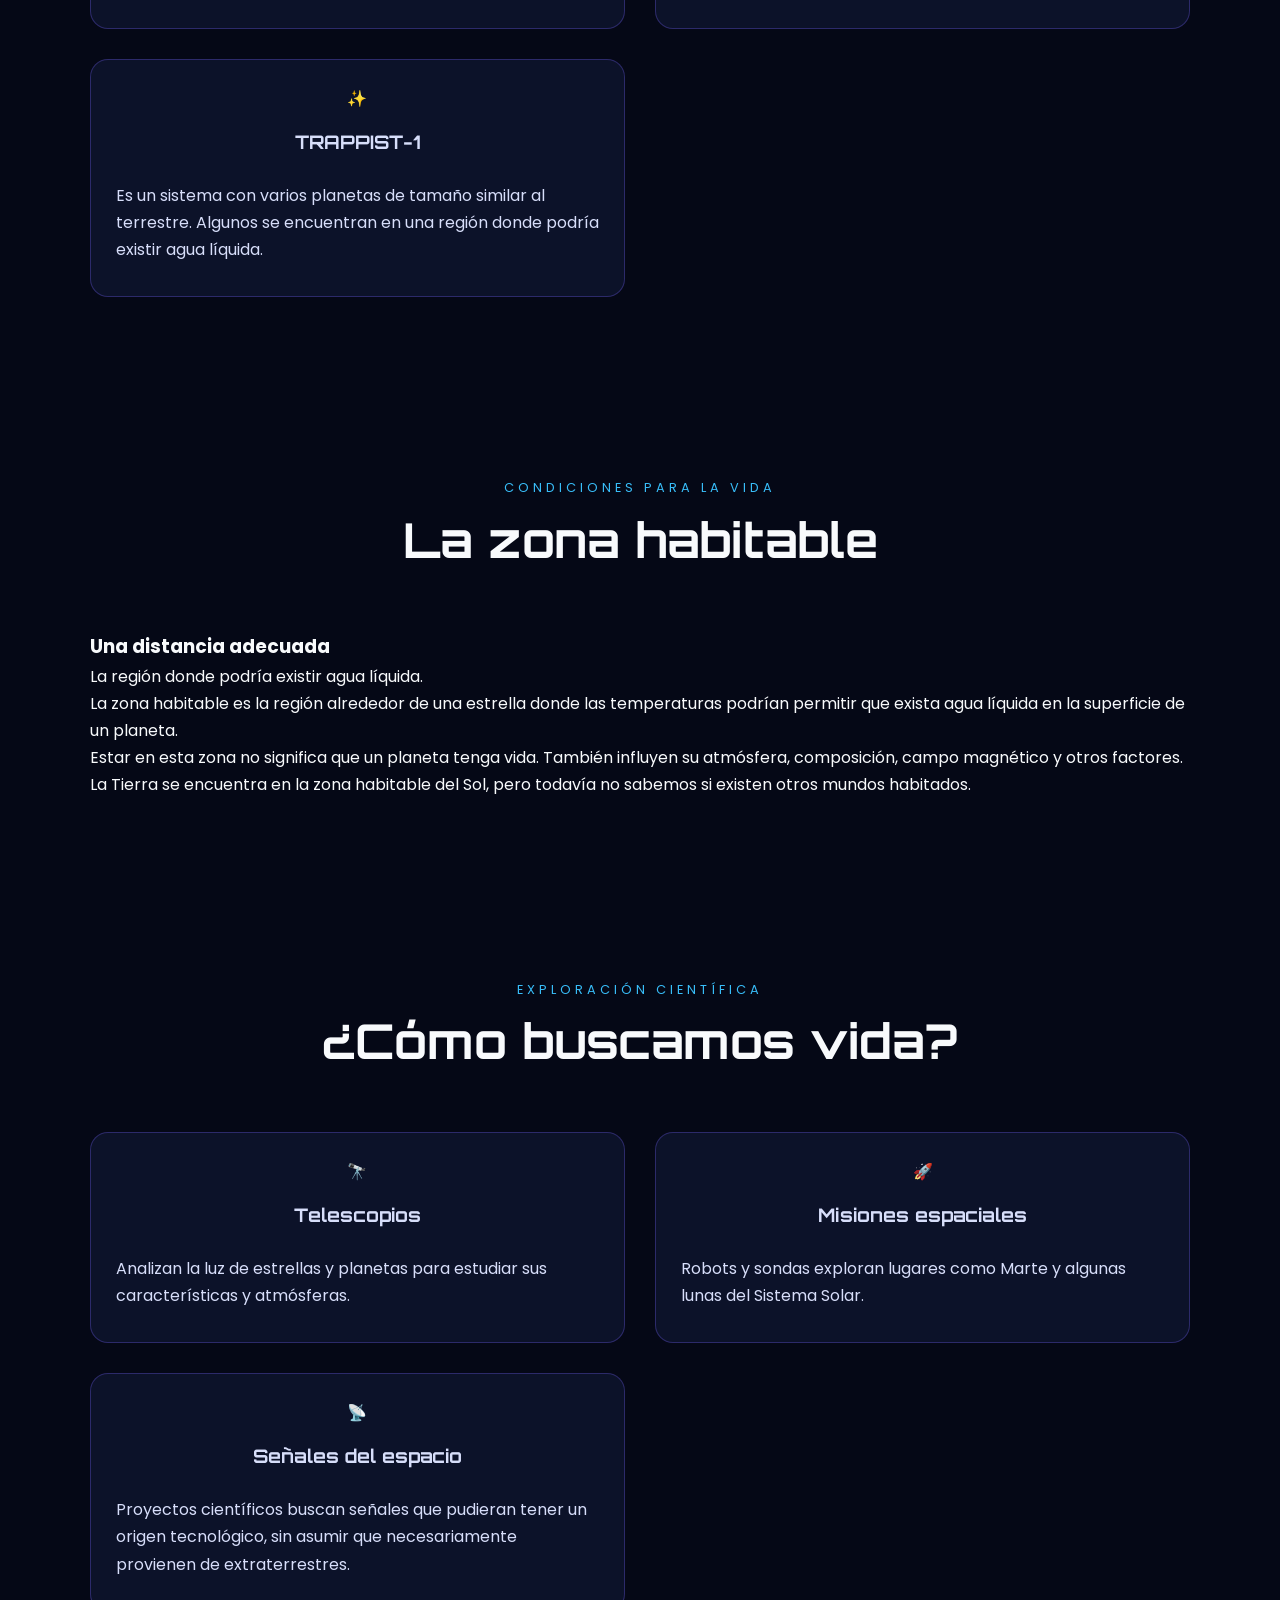
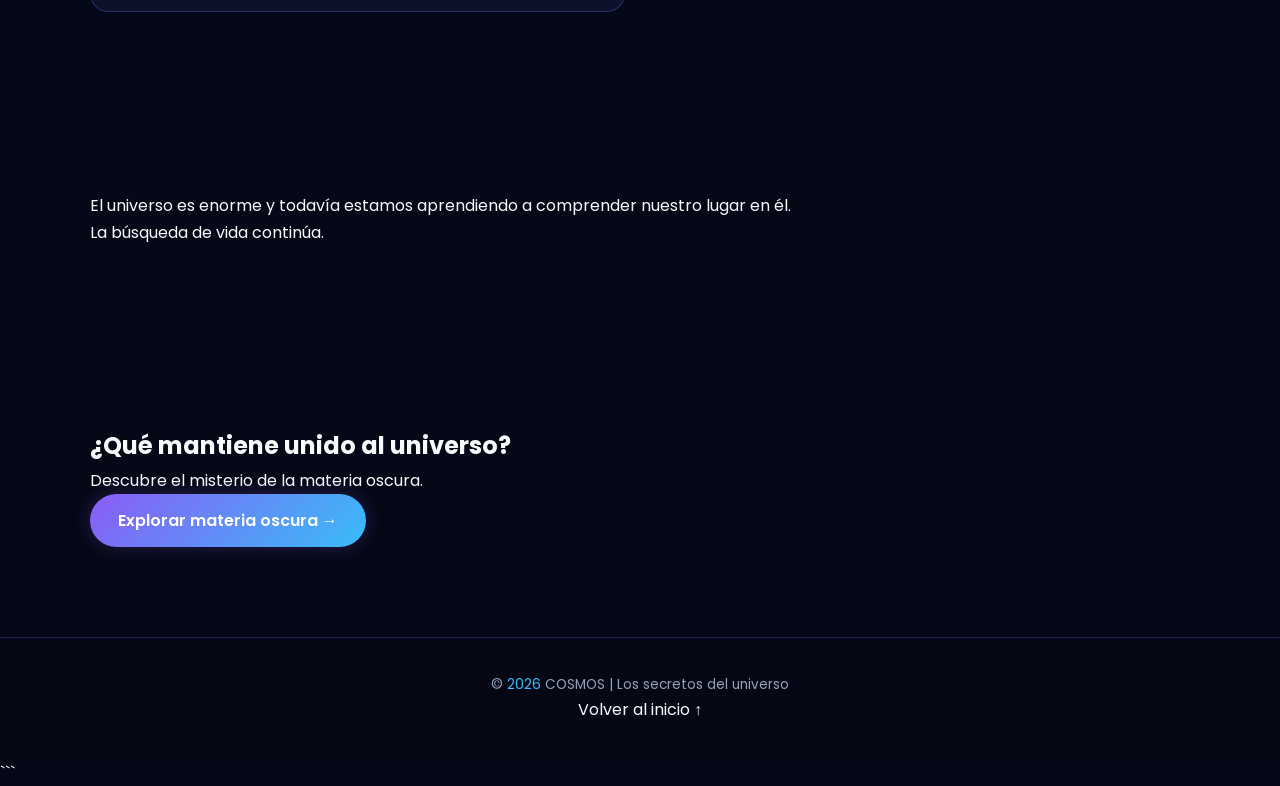
<file: vida-extraterrestre.html>
```html
<!DOCTYPE html>
<html lang="es">
<head>
    <meta charset="UTF-8">
    <meta name="viewport" content="width=device-width, initial-scale=1.0">
    <title>Vida extraterrestre | COSMOS</title>

    <link rel="preconnect" href="https://fonts.googleapis.com">
    <link href="https://fonts.googleapis.com/css2?family=Orbitron:wght@400;700;900&family=Poppins:wght@300;400;600&display=swap" rel="stylesheet">
    <link rel="stylesheet" href="style.css">
</head>
<body>

    <div class="stars"></div>

    <header class="site-header">
        <a class="logo" href="index.html">✦ COSMOS</a>
        <button class="menu-toggle" aria-label="Abrir menú">☰</button>

        <nav class="nav">
            <a href="index.html">Inicio</a>
            <a href="sistema-solar.html">Sistema solar</a>
            <a href="galaxias.html">Galaxias</a>
            <a href="agujeros-negros.html">Agujeros negros</a>
            <a href="origen-universo.html">Origen</a>
            <a href="vida-extraterrestre.html" class="active">Vida</a>
            <a href="materia-oscura.html">Materia oscura</a>
            <a href="quiz.html">Quiz</a>
        </nav>
    </header>

    <main>
        <section class="page-hero">
            <span class="eyebrow">¿ESTAMOS SOLOS?</span>
            <h1>VIDA <span>EXTRATERRESTRE</span></h1>
            <p>
                Millones de mundos podrían existir más allá de nuestro planeta.
                ¿Podría alguno albergar vida?
            </p>
        </section>

        <section class="section">
            <div class="section-heading">
                <span class="eyebrow">UNA GRAN PREGUNTA</span>
                <h2>¿Existe vida fuera de la Tierra?</h2>
            </div>

            <div class="content-grid">
                <div class="content-text">
                    <p>
                        La posibilidad de que exista vida extraterrestre
                        es una de las preguntas más fascinantes de la ciencia.
                        El universo contiene miles de millones de galaxias,
                        cada una con enormes cantidades de estrellas.
                    </p>

                    <p>
                        Muchas estrellas tienen planetas orbitando a su
                        alrededor. Algunos podrían presentar condiciones
                        adecuadas para que exista agua líquida y, quizá,
                        formas de vida.
                    </p>

                    <p>
                        Hasta ahora, no existe evidencia científica
                        confirmada de vida fuera de la Tierra. Sin embargo,
                        científicos de todo el mundo continúan investigando.
                    </p>
                </div>

                <div class="visual-card">
                    <div class="alien-visual">
                        <div class="alien-head">
                            <div class="alien-eye left"></div>
                            <div class="alien-eye right"></div>
                        </div>
                        <div class="alien-body"></div>
                    </div>
                    <h3>Un misterio sin resolver</h3>
                    <p>La búsqueda continúa en el universo.</p>
                </div>
            </div>
        </section>

        <section class="section section-alt">
            <div class="section-heading">
                <span class="eyebrow">MUNDOS LEJANOS</span>
                <h2>¿Qué son los exoplanetas?</h2>
            </div>

            <p class="section-description">
                Los exoplanetas son planetas que orbitan estrellas distintas
                al Sol. Algunos podrían tener características interesantes
                para la búsqueda de vida.
            </p>

            <div class="cards-grid">
                <article class="info-card reveal">
                    <div class="card-icon">🪐</div>
                    <h3>Kepler-186f</h3>
                    <p>
                        Es un planeta del tamaño aproximado de la Tierra
                        que orbita una estrella más pequeña y fría que el Sol.
                    </p>
                </article>

                <article class="info-card reveal">
                    <div class="card-icon">🌍</div>
                    <h3>Proxima Centauri b</h3>
                    <p>
                        Orbita Proxima Centauri, la estrella más cercana
                        al Sol. Su posible habitabilidad sigue en estudio.
                    </p>
                </article>

                <article class="info-card reveal">
                    <div class="card-icon">✨</div>
                    <h3>TRAPPIST-1</h3>
                    <p>
                        Es un sistema con varios planetas de tamaño similar
                        al terrestre. Algunos se encuentran en una región
                        donde podría existir agua líquida.
                    </p>
                </article>
            </div>
        </section>

        <section class="section">
            <div class="section-heading">
                <span class="eyebrow">CONDICIONES PARA LA VIDA</span>
                <h2>La zona habitable</h2>
            </div>

            <div class="content-grid">
                <div class="visual-card">
                    <div class="habitable-visual">
                        <div class="habitable-sun"></div>
                        <div class="orbit orbit-one"></div>
                        <div class="orbit orbit-two"></div>
                        <div class="habitable-zone"></div>
                        <div class="habitable-planet"></div>
                    </div>
                    <h3>Una distancia adecuada</h3>
                    <p>La región donde podría existir agua líquida.</p>
                </div>

                <div class="content-text">
                    <p>
                        La zona habitable es la región alrededor de una estrella
                        donde las temperaturas podrían permitir que exista
                        agua líquida en la superficie de un planeta.
                    </p>

                    <p>
                        Estar en esta zona no significa que un planeta tenga
                        vida. También influyen su atmósfera, composición,
                        campo magnético y otros factores.
                    </p>

                    <p>
                        La Tierra se encuentra en la zona habitable del Sol,
                        pero todavía no sabemos si existen otros mundos
                        habitados.
                    </p>
                </div>
            </div>
        </section>

        <section class="section section-alt">
            <div class="section-heading">
                <span class="eyebrow">EXPLORACIÓN CIENTÍFICA</span>
                <h2>¿Cómo buscamos vida?</h2>
            </div>

            <div class="cards-grid">
                <article class="info-card reveal">
                    <div class="card-icon">🔭</div>
                    <h3>Telescopios</h3>
                    <p>
                        Analizan la luz de estrellas y planetas para estudiar
                        sus características y atmósferas.
                    </p>
                </article>

                <article class="info-card reveal">
                    <div class="card-icon">🚀</div>
                    <h3>Misiones espaciales</h3>
                    <p>
                        Robots y sondas exploran lugares como Marte
                        y algunas lunas del Sistema Solar.
                    </p>
                </article>

                <article class="info-card reveal">
                    <div class="card-icon">📡</div>
                    <h3>Señales del espacio</h3>
                    <p>
                        Proyectos científicos buscan señales que pudieran
                        tener un origen tecnológico, sin asumir que
                        necesariamente provienen de extraterrestres.
                    </p>
                </article>
            </div>
        </section>

        <section class="section">
            <div class="quote-box">
                <p>
                    El universo es enorme y todavía estamos aprendiendo
                    a comprender nuestro lugar en él.
                </p>
                <span>La búsqueda de vida continúa.</span>
            </div>
        </section>

        <section class="section cta-section">
            <h2>¿Qué mantiene unido al universo?</h2>
            <p>Descubre el misterio de la materia oscura.</p>
            <a href="materia-oscura.html" class="btn btn-primary">
                Explorar materia oscura →
            </a>
        </section>
    </main>

    <footer class="site-footer">
        <p>© <span id="year">2026</span> COSMOS | Los secretos del universo</p>
        <a href="index.html">Volver al inicio ↑</a>
    </footer>

    <script src="script.js"></script>
</body>
</html>
```
</file>
<file: style.css>
/* =========================================
   LOS SECRETOS DEL UNIVERSO
   CSS COMPLETO
========================================= */

:root {
    --fondo: #050816;
    --fondo-secundario: #0b1026;
    --morado: #8b5cf6;
    --azul: #38bdf8;
    --blanco: #f8fafc;
    --texto: #cbd5e1;
    --borde: rgba(139, 92, 246, 0.25);
}

* {
    margin: 0;
    padding: 0;
    box-sizing: border-box;
    scroll-behavior: smooth;
}

body {
    font-family: "Poppins", Arial, sans-serif;
    background: var(--fondo);
    color: var(--blanco);
    line-height: 1.7;
    overflow-x: hidden;
}

a {
    color: inherit;
    text-decoration: none;
}

img {
    max-width: 100%;
    display: block;
}

/* =========================================
   FONDO ESTRELLADO
========================================= */

.stars {
    position: fixed;
    inset: 0;
    z-index: -1;
    pointer-events: none;

    background:
        radial-gradient(2px 2px at 20% 30%, white, transparent),
        radial-gradient(1px 1px at 70% 20%, white, transparent),
        radial-gradient(2px 2px at 80% 70%, #a78bfa, transparent),
        radial-gradient(1px 1px at 40% 80%, white, transparent),
        radial-gradient(2px 2px at 10% 90%, #38bdf8, transparent);

    background-size: 250px 250px;
    animation: starsMove 35s linear infinite;
}

@keyframes starsMove {
    from {
        background-position: 0 0;
    }

    to {
        background-position: 500px 500px;
    }
}

/* =========================================
   BARRA DE NAVEGACIÓN
========================================= */

.site-header {
    position: sticky;
    top: 0;
    z-index: 1000;

    display: flex;
    justify-content: space-between;
    align-items: center;

    width: 100%;
    padding: 18px 5%;
    gap: 25px;

    background: rgba(5, 8, 22, 0.95);
    backdrop-filter: blur(15px);
    border-bottom: 1px solid var(--borde);
}

/* Logo */

.logo {
    font-family: "Orbitron", sans-serif;
    font-size: 1.5rem;
    font-weight: bold;
    letter-spacing: 2px;
    white-space: nowrap;
    flex-shrink: 0;
}

.logo span {
    color: var(--azul);
}

/* Menú */

.nav {
    display: flex;
    justify-content: flex-end;
    align-items: center;
    flex-wrap: wrap;
    gap: 8px;
}

.nav a {
    display: inline-block;

    color: var(--texto);
    font-size: 0.82rem;

    padding: 8px 12px;
    border-radius: 20px;

    white-space: nowrap;
    transition: 0.3s ease;
}

.nav a:hover,
.nav a.active {
    color: white;
    background: rgba(139, 92, 246, 0.2);
}

/* Botón de menú móvil */

.menu-toggle {
    display: none;
    background: transparent;
    border: none;
    color: white;
    font-size: 1.8rem;
    cursor: pointer;
}

/* =========================================
   BOTONES
========================================= */

.btn {
    display: inline-block;
    padding: 13px 28px;
    border-radius: 30px;

    color: white;
    background: linear-gradient(135deg, var(--morado), var(--azul));

    font-weight: 600;
    border: none;
    cursor: pointer;

    transition: 0.3s;
    box-shadow: 0 0 20px rgba(139, 92, 246, 0.25);
}

.btn:hover {
    transform: translateY(-4px);
    box-shadow: 0 0 30px rgba(56, 189, 248, 0.4);
}

/* =========================================
   PORTADA
========================================= */

.hero {
    min-height: 90vh;

    display: flex;
    align-items: center;
    justify-content: center;

    text-align: center;
    padding: 100px 8%;

    background:
        radial-gradient(circle at 50% 50%,
        rgba(91, 33, 182, 0.2),
        transparent 55%);

    position: relative;
}

.hero-content {
    max-width: 900px;
}

.eyebrow {
    color: var(--azul);
    text-transform: uppercase;
    letter-spacing: 4px;
    font-size: 0.8rem;
    margin-bottom: 20px;
}

.hero h1 {
    font-family: "Orbitron", sans-serif;
    font-size: clamp(2.5rem, 7vw, 5.5rem);
    line-height: 1.15;
    margin-bottom: 25px;
}

.hero h1 span {
    display: block;

    background: linear-gradient(90deg, #a78bfa, #38bdf8);
    background-clip: text;
    -webkit-background-clip: text;
    color: transparent;
}

.lead {
    max-width: 700px;
    margin: 0 auto 35px;
    color: var(--texto);
    font-size: 1.1rem;
}

.scroll-hint {
    position: absolute;
    bottom: 25px;
    color: #94a3b8;
    font-size: 0.85rem;

    animation: float 2s ease-in-out infinite;
}

@keyframes float {
    0%, 100% {
        transform: translateY(0);
    }

    50% {
        transform: translateY(-8px);
    }
}

/* =========================================
   SECCIONES
========================================= */

.section {
    padding: 90px 7%;
}

.section-heading {
    text-align: center;
    max-width: 750px;
    margin: 0 auto 50px;
}

.section-heading h2 {
    font-family: "Orbitron", sans-serif;
    font-size: clamp(1.8rem, 4vw, 3rem);
    margin-bottom: 15px;
}

.section-heading p {
    color: var(--texto);
}

.section-heading h2 span {
    color: var(--azul);
}

/* Introducción */

.intro {
    background: linear-gradient(
        180deg,
        transparent,
        rgba(30, 27, 75, 0.3),
        transparent
    );
}

.intro-content {
    max-width: 850px;
    margin: auto;
    text-align: center;
}

.intro-content p {
    color: var(--texto);
    margin-bottom: 20px;
}

/* =========================================
   TARJETAS
========================================= */

.cards {
    display: grid;
    grid-template-columns: repeat(3, 1fr);
    gap: 25px;
}

.card {
    background: rgba(15, 23, 42, 0.8);
    border: 1px solid var(--borde);
    border-radius: 18px;
    overflow: hidden;
    transition: 0.35s;
}

.card:hover {
    transform: translateY(-10px);
    border-color: var(--azul);
    box-shadow: 0 15px 40px rgba(56, 189, 248, 0.12);
}

.card img {
    width: 100%;
    height: 220px;
    object-fit: cover;
    transition: 0.4s;
}

.card:hover img {
    transform: scale(1.05);
}

.card-body {
    padding: 25px;
}

.tag {
    display: inline-block;
    padding: 5px 12px;

    background: rgba(139, 92, 246, 0.15);
    color: #c4b5fd;

    border-radius: 20px;
    font-size: 0.75rem;
    margin-bottom: 12px;
}

.card h3 {
    font-family: "Orbitron", sans-serif;
    font-size: 1.15rem;
    margin-bottom: 12px;
}

.card p {
    color: var(--texto);
    font-size: 0.9rem;
    margin-bottom: 20px;
}

.card-link {
    color: var(--azul);
    font-weight: 600;
    transition: 0.3s;
}

.card-link:hover {
    color: #a78bfa;
    letter-spacing: 1px;
}

/* =========================================
   TARJETA DESTACADA
========================================= */

.feature {
    display: flex;
    align-items: center;
    justify-content: space-between;
    gap: 40px;

    background: linear-gradient(
        135deg,
        rgba(91, 33, 182, 0.25),
        rgba(14, 165, 233, 0.1)
    );

    border: 1px solid var(--borde);
    border-radius: 25px;
    padding: 45px;
}

.feature h2 {
    font-family: "Orbitron", sans-serif;
    margin-bottom: 15px;
}

.feature p {
    color: var(--texto);
    margin-bottom: 25px;
}

.feature-symbol {
    font-size: 8rem;
    animation: float 4s ease-in-out infinite;
}

/* =========================================
   FRASE
========================================= */

.quote {
    text-align: center;
    padding: 80px 10%;
    background: rgba(30, 27, 75, 0.25);
}

.quote blockquote {
    max-width: 850px;
    margin: auto;

    font-family: "Orbitron", sans-serif;
    font-size: clamp(1.3rem, 3vw, 2.3rem);
    color: #c4b5fd;
}

.quote p {
    color: var(--texto);
    margin-top: 20px;
}

/* =========================================
   PÁGINAS INTERNAS
========================================= */

.page-hero {
    padding: 100px 7%;
    text-align: center;

    background: radial-gradient(
        circle,
        rgba(91, 33, 182, 0.25),
        transparent 70%
    );
}

.page-hero h1 {
    font-family: "Orbitron", sans-serif;
    font-size: clamp(2rem, 5vw, 4rem);
    margin-bottom: 20px;
}

.page-hero p {
    max-width: 750px;
    margin: auto;
    color: var(--texto);
}

.article {
    max-width: 1000px;
    margin: auto;
}

.article h2 {
    font-family: "Orbitron", sans-serif;
    color: #c4b5fd;
    margin: 35px 0 15px;
}

.article p {
    color: var(--texto);
    margin-bottom: 20px;
}

.article img {
    border-radius: 20px;
    margin: 30px 0;
    width: 100%;
    max-height: 450px;
    object-fit: cover;
}

.info-panel {
    background: rgba(139, 92, 246, 0.1);
    border-left: 4px solid var(--morado);

    padding: 25px;
    border-radius: 10px;
    margin: 30px 0;
}

.info-panel h3 {
    margin-bottom: 10px;
    color: var(--azul);
}

.next-page {
    display: flex;
    justify-content: space-between;
    gap: 20px;
    margin-top: 50px;
}

/* =========================================
   PLANETAS
========================================= */

.planet-grid {
    display: grid;
    grid-template-columns: repeat(4, 1fr);
    gap: 25px;
}

.planet-card {
    background: rgba(15, 23, 42, 0.8);
    border: 1px solid var(--borde);
    border-radius: 18px;
    padding: 25px;
    text-align: center;
    transition: 0.3s;
}

.planet-card:hover {
    transform: translateY(-8px);
    border-color: var(--azul);
}

.planet {
    width: 90px;
    height: 90px;
    border-radius: 50%;
    margin: 0 auto 20px;

    box-shadow: inset -15px -10px 20px rgba(0, 0, 0, 0.4);
}

.mercury {
    background: #a5a5a5;
}

.venus {
    background: #e6b566;
}

.earth {
    background: linear-gradient(135deg, #38bdf8, #16a34a);
}

.mars {
    background: #dc6545;
}

.jupiter {
    background: #d9a16b;
}

.saturn {
    background: #e8d4a2;
    position: relative;
}

.saturn::after {
    content: "";
    position: absolute;

    width: 140px;
    height: 35px;

    border: 5px solid #c8b17e;
    border-radius: 50%;

    left: -25px;
    top: 28px;
    transform: rotate(-20deg);
}

.uranus {
    background: #8bd8e8;
}

.neptune {
    background: #3156c9;
}

/* =========================================
   QUIZ
========================================= */

.quiz-section {
    max-width: 800px;
    margin: auto;
}

.quiz-box {
    background: rgba(15, 23, 42, 0.9);
    border: 1px solid var(--borde);
    padding: 35px;
    border-radius: 20px;
}

.quiz-top {
    display: flex;
    justify-content: space-between;
    margin-bottom: 20px;
    color: var(--texto);
}

.progress-track {
    width: 100%;
    height: 8px;
    background: #1e293b;
    border-radius: 20px;
    overflow: hidden;
    margin-bottom: 30px;
}

#progress-bar {
    width: 0%;
    height: 100%;
    background: linear-gradient(90deg, var(--morado), var(--azul));
    transition: width 0.4s;
}

.answers {
    display: grid;
    gap: 15px;
    margin-top: 25px;
}

.answer {
    padding: 15px 20px;
    border: 1px solid var(--borde);
    background: #111827;
    color: white;
    border-radius: 12px;
    text-align: left;
    cursor: pointer;
    transition: 0.3s;
}

.answer:hover {
    border-color: var(--azul);
    background: rgba(56, 189, 248, 0.1);
}

.answer.correct {
    border-color: #22c55e;
    background: rgba(34, 197, 94, 0.15);
}

.answer.incorrect {
    border-color: #ef4444;
    background: rgba(239, 68, 68, 0.15);
}

.feedback {
    margin-top: 20px;
    font-weight: bold;
}

.feedback.good {
    color: #4ade80;
}

.hidden {
    display: none !important;
}

.visible {
    display: block;
}

/* =========================================
   ANIMACIONES
========================================= */

.reveal {
    opacity: 0;
    transform: translateY(30px);
    transition: opacity 0.7s ease, transform 0.7s ease;
}

.reveal.show {
    opacity: 1;
    transform: translateY(0);
}

/* =========================================
   FOOTER
========================================= */

footer {
    text-align: center;
    padding: 35px 7%;

    border-top: 1px solid var(--borde);
    background: rgba(5, 8, 22, 0.8);
}

footer p {
    color: #94a3b8;
    font-size: 0.85rem;
}

footer span {
    color: var(--azul);
}

/* =========================================
   RESPONSIVE
========================================= */

@media (max-width: 1200px) {

    .site-header {
        flex-wrap: wrap;
        justify-content: center;
    }

    .nav {
        justify-content: center;
    }

    .cards {
        grid-template-columns: repeat(2, 1fr);
    }

    .planet-grid {
        grid-template-columns: repeat(2, 1fr);
    }
}

@media (max-width: 700px) {

    .site-header {
        flex-wrap: nowrap;
        justify-content: space-between;
        padding: 15px 5%;
    }

    .menu-toggle {
        display: block;
    }

    .nav {
        display: none;
        position: absolute;

        top: 100%;
        left: 0;

        width: 100%;
        padding: 20px;

        background: #080d20;
        border-bottom: 1px solid var(--borde);

        flex-direction: column;
        align-items: stretch;
    }

    .nav.open {
        display: flex;
    }

    .nav a {
        width: 100%;
        padding: 12px;
        text-align: center;
    }

    .hero {
        min-height: 80vh;
        padding: 80px 6%;
    }

    .section {
        padding: 60px 6%;
    }

    .cards {
        grid-template-columns: 1fr;
    }

    .feature {
        flex-direction: column;
        text-align: center;
        padding: 30px;
    }

    .feature-symbol {
        font-size: 5rem;
    }

    .planet-grid {
        grid-template-columns: 1fr;
    }

    .next-page {
        flex-direction: column;
    }

    .quiz-box {
        padding: 20px;
    }
}
/* ===== ESTILOS DEL QUIZ ===== */

.quiz-container {
    max-width: 850px;
    margin: 0 auto;
    padding: 35px;
    background: rgba(15, 20, 45, 0.85);
    border: 1px solid rgba(120, 100, 255, 0.3);
    border-radius: 20px;
    box-shadow: 0 0 30px rgba(100, 70, 255, 0.15);
}

.quiz-top {
    display: flex;
    justify-content: space-between;
    gap: 15px;
    margin-bottom: 20px;
    color: #aab6ff;
    font-weight: 600;
}

.quiz-progress {
    height: 8px;
    background: #202642;
    border-radius: 20px;
    overflow: hidden;
    margin-bottom: 30px;
}

#progress-bar {
    width: 10%;
    height: 100%;
    background: linear-gradient(90deg, #8b5cf6, #38bdf8);
    border-radius: 20px;
    transition: width 0.4s ease;
}

#question {
    color: #ffffff;
    font-family: 'Orbitron', sans-serif;
    font-size: 1.5rem;
    margin-bottom: 25px;
}

.quiz-answers {
    display: grid;
    grid-template-columns: repeat(2, 1fr);
    gap: 15px;
    margin-bottom: 25px;
}

.quiz-answer {
    padding: 18px;
    background: rgba(35, 42, 75, 0.8);
    color: #ffffff;
    border: 1px solid rgba(140, 120, 255, 0.35);
    border-radius: 12px;
    font-family: 'Poppins', sans-serif;
    font-size: 1rem;
    text-align: left;
    cursor: pointer;
    transition: 0.3s ease;
}

.quiz-answer:hover:not(:disabled) {
    background: rgba(110, 80, 230, 0.3);
    border-color: #8b5cf6;
    transform: translateY(-3px);
}

.quiz-answer:disabled {
    cursor: default;
    opacity: 0.85;
}

.quiz-answer.correct {
    background: rgba(34, 197, 94, 0.2);
    border: 1px solid #22c55e;
}

.quiz-answer.incorrect {
    background: rgba(239, 68, 68, 0.2);
    border: 1px solid #ef4444;
}

.quiz-feedback {
    min-height: 25px;
    margin: 15px 0;
    font-weight: 600;
}

.correct-feedback {
    color: #4ade80;
}

.incorrect-feedback {
    color: #fb7185;
}

#next-button {
    margin-top: 10px;
}

#next-button:disabled {
    opacity: 0.5;
    cursor: not-allowed;
}

.quiz-result {
    text-align: center;
    padding: 25px;
}

.quiz-result h2 {
    color: #a78bfa;
    font-family: 'Orbitron', sans-serif;
}

.quiz-result p {
    color: #e2e8f0;
    font-size: 1.1rem;
    margin: 15px 0;
}

.hidden {
    display: none !important;
}

@media (max-width: 600px) {
    .quiz-container {
        padding: 20px;
    }

    .quiz-answers {
        grid-template-columns: 1fr;
    }

    #question {
        font-size: 1.2rem;
    }
}
/* ===== ESTILOS DEL QUIZ ===== */

.quiz-container {
    max-width: 850px;
    margin: 0 auto;
    padding: 35px;
    background: rgba(15, 20, 45, 0.85);
    border: 1px solid rgba(120, 100, 255, 0.3);
    border-radius: 20px;
    box-shadow: 0 0 30px rgba(100, 70, 255, 0.15);
}

.quiz-top {
    display: flex;
    justify-content: space-between;
    gap: 15px;
    margin-bottom: 20px;
    color: #aab6ff;
    font-weight: 600;
}

.quiz-progress {
    height: 8px;
    background: #202642;
    border-radius: 20px;
    overflow: hidden;
    margin-bottom: 30px;
}

#progress-bar {
    width: 10%;
    height: 100%;
    background: linear-gradient(90deg, #8b5cf6, #38bdf8);
    border-radius: 20px;
    transition: width 0.4s ease;
}

#question {
    color: #ffffff;
    font-family: 'Orbitron', sans-serif;
    font-size: 1.5rem;
    margin-bottom: 25px;
}

.quiz-answers {
    display: grid;
    grid-template-columns: repeat(2, 1fr);
    gap: 15px;
    margin-bottom: 25px;
}

.quiz-answer {
    padding: 18px;
    background: rgba(35, 42, 75, 0.8);
    color: #ffffff;
    border: 1px solid rgba(140, 120, 255, 0.35);
    border-radius: 12px;
    font-family: 'Poppins', sans-serif;
    font-size: 1rem;
    text-align: left;
    cursor: pointer;
    transition: 0.3s ease;
}

.quiz-answer:hover:not(:disabled) {
    background: rgba(110, 80, 230, 0.3);
    border-color: #8b5cf6;
    transform: translateY(-3px);
}

.quiz-answer:disabled {
    cursor: default;
    opacity: 0.85;
}

.quiz-answer.correct {
    background: rgba(34, 197, 94, 0.2);
    border: 1px solid #22c55e;
}

.quiz-answer.incorrect {
    background: rgba(239, 68, 68, 0.2);
    border: 1px solid #ef4444;
}

.quiz-feedback {
    min-height: 25px;
    margin: 15px 0;
    font-weight: 600;
}

.correct-feedback {
    color: #4ade80;
}

.incorrect-feedback {
    color: #fb7185;
}

#next-button {
    margin-top: 10px;
}

#next-button:disabled {
    opacity: 0.5;
    cursor: not-allowed;
}

.quiz-result {
    text-align: center;
    padding: 25px;
}

.quiz-result h2 {
    color: #a78bfa;
    font-family: 'Orbitron', sans-serif;
}

.quiz-result p {
    color: #e2e8f0;
    font-size: 1.1rem;
    margin: 15px 0;
}

.hidden {
    display: none !important;
}

@media (max-width: 600px) {
    .quiz-container {
        padding: 20px;
    }

    .quiz-answers {
        grid-template-columns: 1fr;
    }

    #question {
        font-size: 1.2rem;
    }
}
/* ===== ESTILOS DEL QUIZ ===== */

.quiz-container {
    max-width: 850px;
    margin: 0 auto;
    padding: 35px;
    background: rgba(15, 20, 45, 0.85);
    border: 1px solid rgba(120, 100, 255, 0.3);
    border-radius: 20px;
    box-shadow: 0 0 30px rgba(100, 70, 255, 0.15);
}

.quiz-top {
    display: flex;
    justify-content: space-between;
    gap: 15px;
    margin-bottom: 20px;
    color: #aab6ff;
    font-weight: 600;
}

.quiz-progress {
    height: 8px;
    background: #202642;
    border-radius: 20px;
    overflow: hidden;
    margin-bottom: 30px;
}

#progress-bar {
    width: 10%;
    height: 100%;
    background: linear-gradient(90deg, #8b5cf6, #38bdf8);
    border-radius: 20px;
    transition: width 0.4s ease;
}

#question {
    color: #ffffff;
    font-family: 'Orbitron', sans-serif;
    font-size: 1.5rem;
    margin-bottom: 25px;
}

.quiz-answers {
    display: grid;
    grid-template-columns: repeat(2, 1fr);
    gap: 15px;
    margin-bottom: 25px;
}

.quiz-answer {
    padding: 18px;
    background: rgba(35, 42, 75, 0.8);
    color: #ffffff;
    border: 1px solid rgba(140, 120, 255, 0.35);
    border-radius: 12px;
    font-family: 'Poppins', sans-serif;
    font-size: 1rem;
    text-align: left;
    cursor: pointer;
    transition: 0.3s ease;
}

.quiz-answer:hover:not(:disabled) {
    background: rgba(110, 80, 230, 0.3);
    border-color: #8b5cf6;
    transform: translateY(-3px);
}

.quiz-answer:disabled {
    cursor: default;
    opacity: 0.85;
}

.quiz-answer.correct {
    background: rgba(34, 197, 94, 0.2);
    border: 1px solid #22c55e;
}

.quiz-answer.incorrect {
    background: rgba(239, 68, 68, 0.2);
    border: 1px solid #ef4444;
}

.quiz-feedback {
    min-height: 25px;
    margin: 15px 0;
    font-weight: 600;
}

.correct-feedback {
    color: #4ade80;
}

.incorrect-feedback {
    color: #fb7185;
}

#next-button {
    margin-top: 10px;
}

#next-button:disabled {
    opacity: 0.5;
    cursor: not-allowed;
}

.quiz-result {
    text-align: center;
    padding: 25px;
}

.quiz-result h2 {
    color: #a78bfa;
    font-family: 'Orbitron', sans-serif;
}

.quiz-result p {
    color: #e2e8f0;
    font-size: 1.1rem;
    margin: 15px 0;
}

.hidden {
    display: none !important;
}

@media (max-width: 600px) {
    .quiz-container {
        padding: 20px;
    }

    .quiz-answers {
        grid-template-columns: 1fr;
    }

    #question {
        font-size: 1.2rem;
    }
}
/* ===== ESTILOS DEL QUIZ ===== */

.quiz-container {
    max-width: 850px;
    margin: 0 auto;
    padding: 35px;
    background: rgba(15, 20, 45, 0.85);
    border: 1px solid rgba(120, 100, 255, 0.3);
    border-radius: 20px;
    box-shadow: 0 0 30px rgba(100, 70, 255, 0.15);
}

.quiz-top {
    display: flex;
    justify-content: space-between;
    gap: 15px;
    margin-bottom: 20px;
    color: #aab6ff;
    font-weight: 600;
}

.quiz-progress {
    height: 8px;
    background: #202642;
    border-radius: 20px;
    overflow: hidden;
    margin-bottom: 30px;
}

#progress-bar {
    width: 10%;
    height: 100%;
    background: linear-gradient(90deg, #8b5cf6, #38bdf8);
    border-radius: 20px;
    transition: width 0.4s ease;
}

#question {
    color: #ffffff;
    font-family: 'Orbitron', sans-serif;
    font-size: 1.5rem;
    margin-bottom: 25px;
}

.quiz-answers {
    display: grid;
    grid-template-columns: repeat(2, 1fr);
    gap: 15px;
    margin-bottom: 25px;
}

.quiz-answer {
    padding: 18px;
    background: rgba(35, 42, 75, 0.8);
    color: #ffffff;
    border: 1px solid rgba(140, 120, 255, 0.35);
    border-radius: 12px;
    font-family: 'Poppins', sans-serif;
    font-size: 1rem;
    text-align: left;
    cursor: pointer;
    transition: 0.3s ease;
}

.quiz-answer:hover:not(:disabled) {
    background: rgba(110, 80, 230, 0.3);
    border-color: #8b5cf6;
    transform: translateY(-3px);
}

.quiz-answer:disabled {
    cursor: default;
    opacity: 0.85;
}

.quiz-answer.correct {
    background: rgba(34, 197, 94, 0.2);
    border: 1px solid #22c55e;
}

.quiz-answer.incorrect {
    background: rgba(239, 68, 68, 0.2);
    border: 1px solid #ef4444;
}

.quiz-feedback {
    min-height: 25px;
    margin: 15px 0;
    font-weight: 600;
}

.correct-feedback {
    color: #4ade80;
}

.incorrect-feedback {
    color: #fb7185;
}

#next-button {
    margin-top: 10px;
}

#next-button:disabled {
    opacity: 0.5;
    cursor: not-allowed;
}

.quiz-result {
    text-align: center;
    padding: 25px;
}

.quiz-result h2 {
    color: #a78bfa;
    font-family: 'Orbitron', sans-serif;
}

.quiz-result p {
    color: #e2e8f0;
    font-size: 1.1rem;
    margin: 15px 0;
}

.hidden {
    display: none !important;
}

@media (max-width: 600px) {
    .quiz-container {
        padding: 20px;
    }

    .quiz-answers {
        grid-template-columns: 1fr;
    }

    #question {
        font-size: 1.2rem;
    }
}
/* Imágenes de los planetas */

.planet-image {
    width: 190px;
    height: 190px;
    object-fit: contain;
    display: block;
    margin: 15px auto 25px;
    border-radius: 12px;
    transition: transform 0.4s ease;
    filter: drop-shadow(0 0 15px rgba(100, 150, 255, 0.25));
}

.planet-image:hover {
    transform: scale(1.12) rotate(3deg);
}

.info-card h3 {
    text-align: center;
    font-family: 'Orbitron', sans-serif;
    color: #a78bfa;
}

.info-card p {
    line-height: 1.7;
}
/* CORRECCIÓN: mostrar información de los planetas */
.cards-grid .info-card.reveal {
    opacity: 1 !important;
    visibility: visible !important;
    transform: none !important;
}

.cards-grid .info-card h3,
.cards-grid .info-card p {
    opacity: 1 !important;
    visibility: visible !important;
    display: block !important;
    color: #d7defa;
}
/* Restaurar las tarjetas de los planetas */
.cards-grid {
    display: grid;
    grid-template-columns: repeat(2, minmax(0, 1fr));
    gap: 30px;
    width: 100%;
}

.cards-grid .info-card {
    display: flex;
    flex-direction: column;
    align-items: center;
    text-align: center;
    padding: 25px;
    width: 100%;
    min-width: 0;
    height: auto;
    background: rgba(15, 20, 45, 0.85);
    border: 1px solid rgba(120, 100, 255, 0.3);
    border-radius: 18px;
    box-sizing: border-box;
}

.cards-grid .info-card h3 {
    text-align: center;
    margin: 15px 0;
}

.cards-grid .info-card p {
    width: 100%;
    text-align: left;
    line-height: 1.7;
    margin: 8px 0;
}

.cards-grid .planet-image {
    width: 190px;
    height: 190px;
    object-fit: contain;
    display: block;
    margin: 15px auto;
}

@media (max-width: 700px) {
    .cards-grid {
        grid-template-columns: 1fr;
    }
}
</file>
